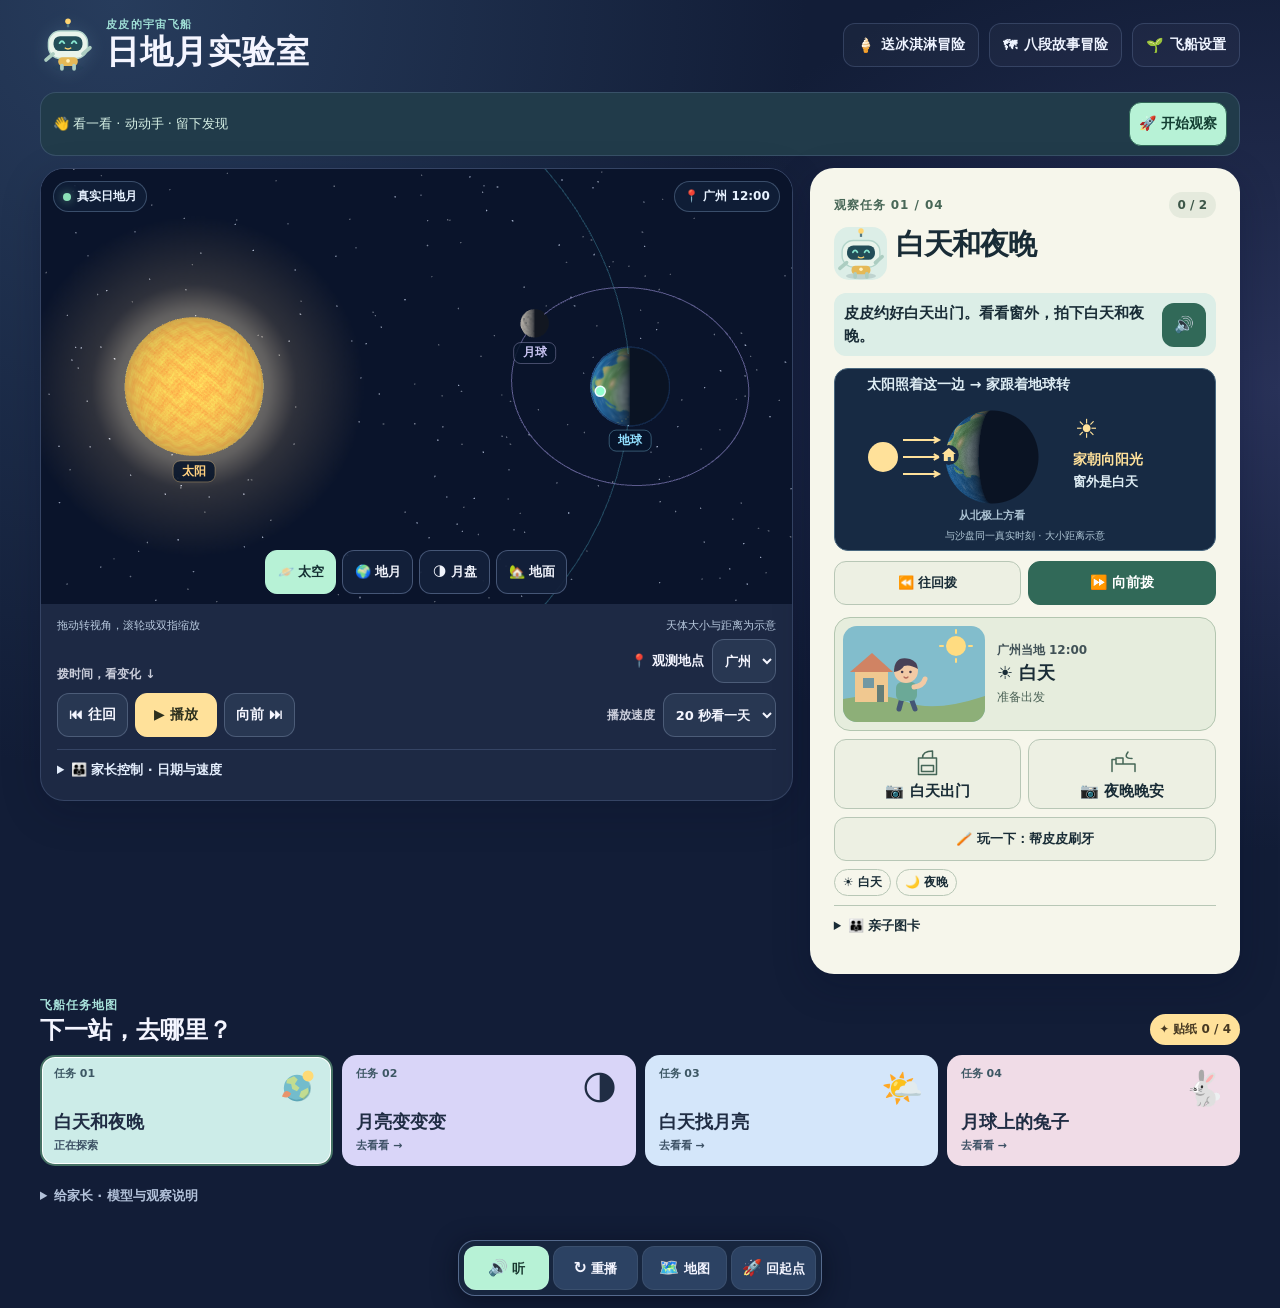
<file: index.html>
<!doctype html>
<html lang="zh-CN"><head><meta charset="UTF-8"><meta name="viewport" content="width=device-width,initial-scale=1.0"><meta name="theme-color" content="#122738"><link rel="icon" href="./favicon.svg"><title>皮皮的日地月探险</title>  <script type="module" crossorigin src="./assets/profiles-Ddtqz-KU.js"></script>
  <script type="module" crossorigin src="./assets/app-8HMxVhIq.js"></script>
  <link rel="stylesheet" crossorigin href="./assets/app-Bfov0t3D.css">
</head><body><div id="universe"></div></body></html>
</file>
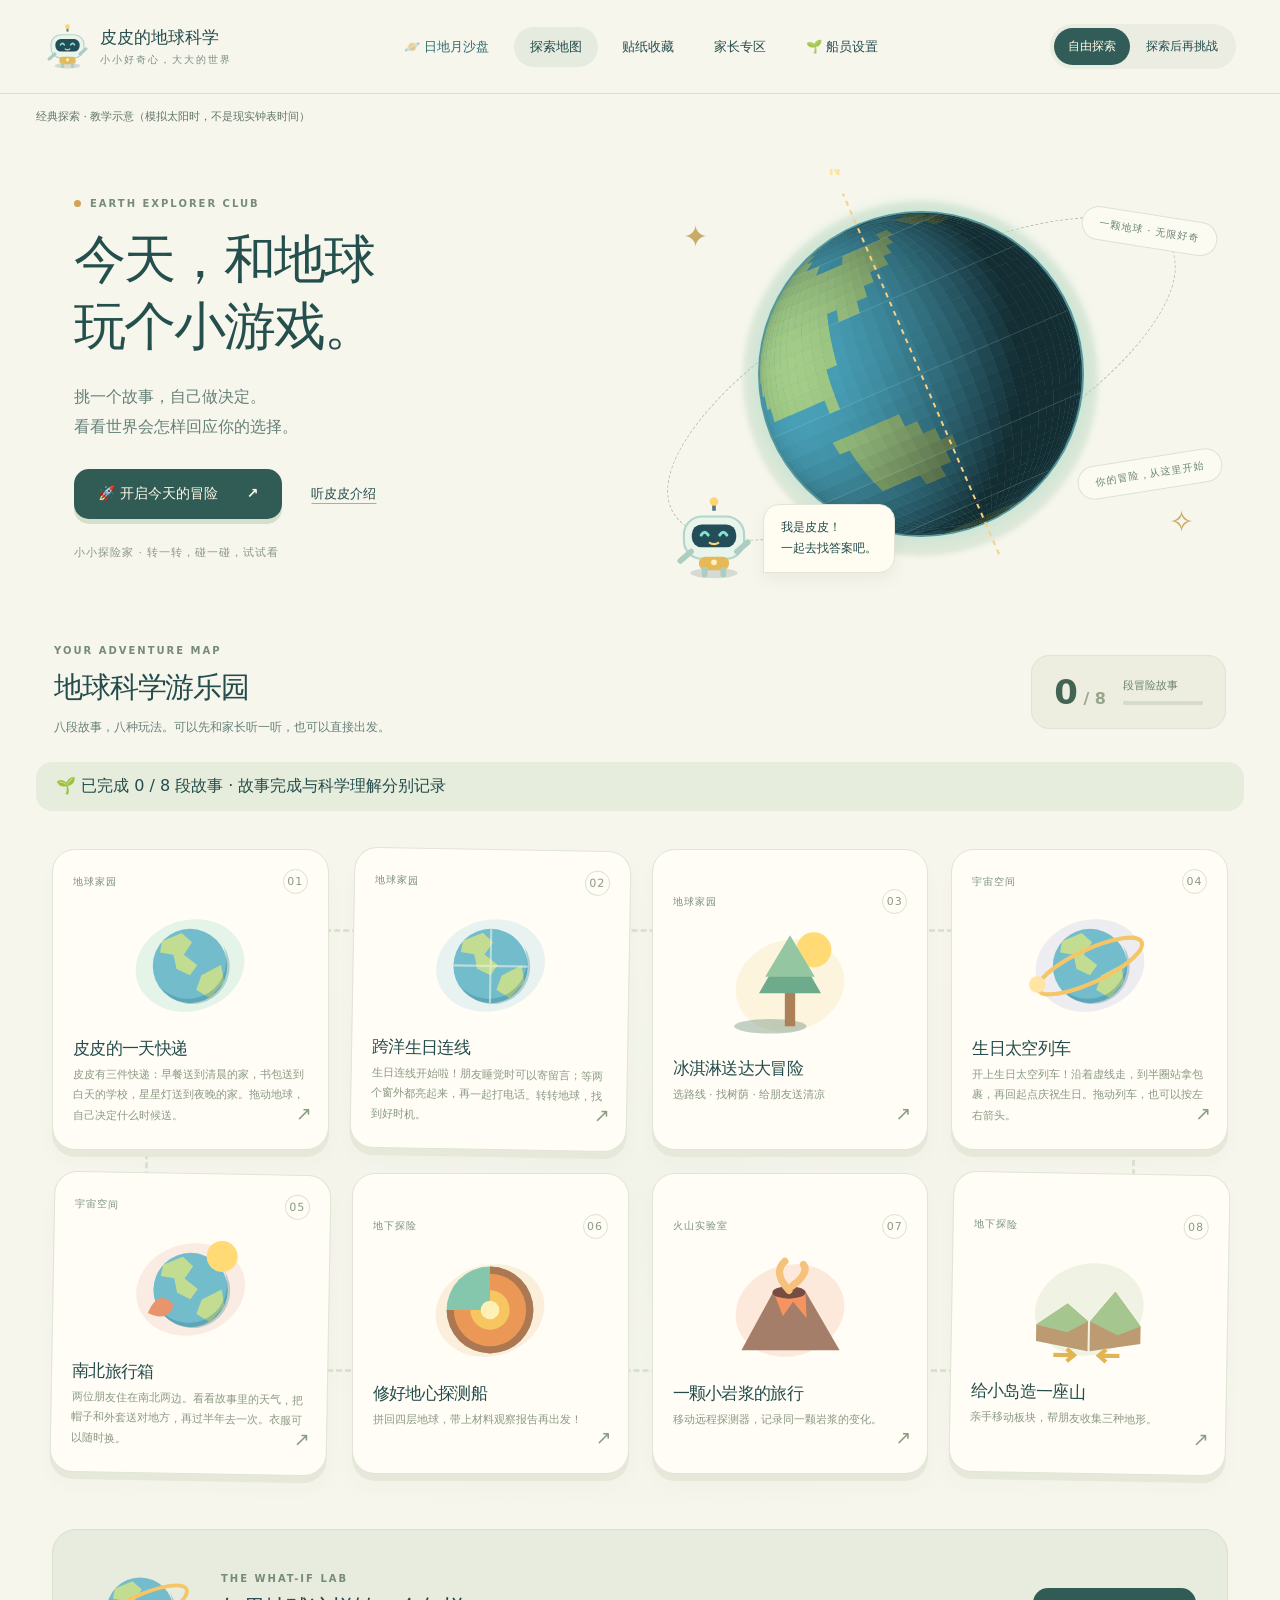
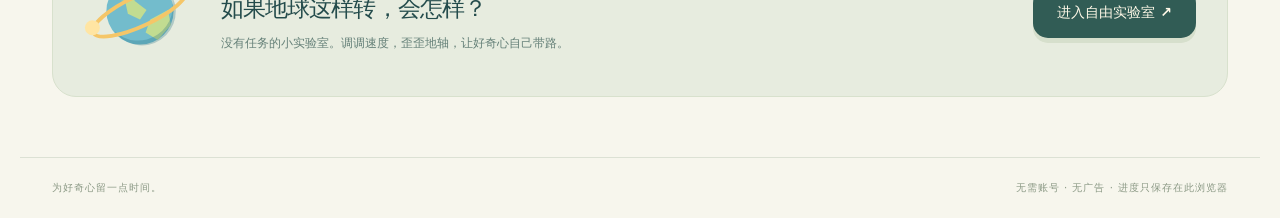
<file: classic.html>
<!doctype html>
<html lang="zh-CN"><head><meta charset="UTF-8"><meta name="viewport" content="width=device-width, initial-scale=1.0"><meta name="theme-color" content="#153b49"><link rel="icon" href="./favicon.svg" type="image/svg+xml"><meta name="description" content="和皮皮一起动手探索昼夜、四季与地球内部。无需账号的家庭科学游乐园。"><title>皮皮的地球科学大冒险</title>  <script type="module" crossorigin src="./assets/classic-tpjbHKAO.js"></script>
  <link rel="modulepreload" crossorigin href="./assets/profiles-Ddtqz-KU.js">
  <link rel="stylesheet" crossorigin href="./assets/classic-B0u6hYlj.css">
</head><body><div id="app"></div></body></html>
</file>
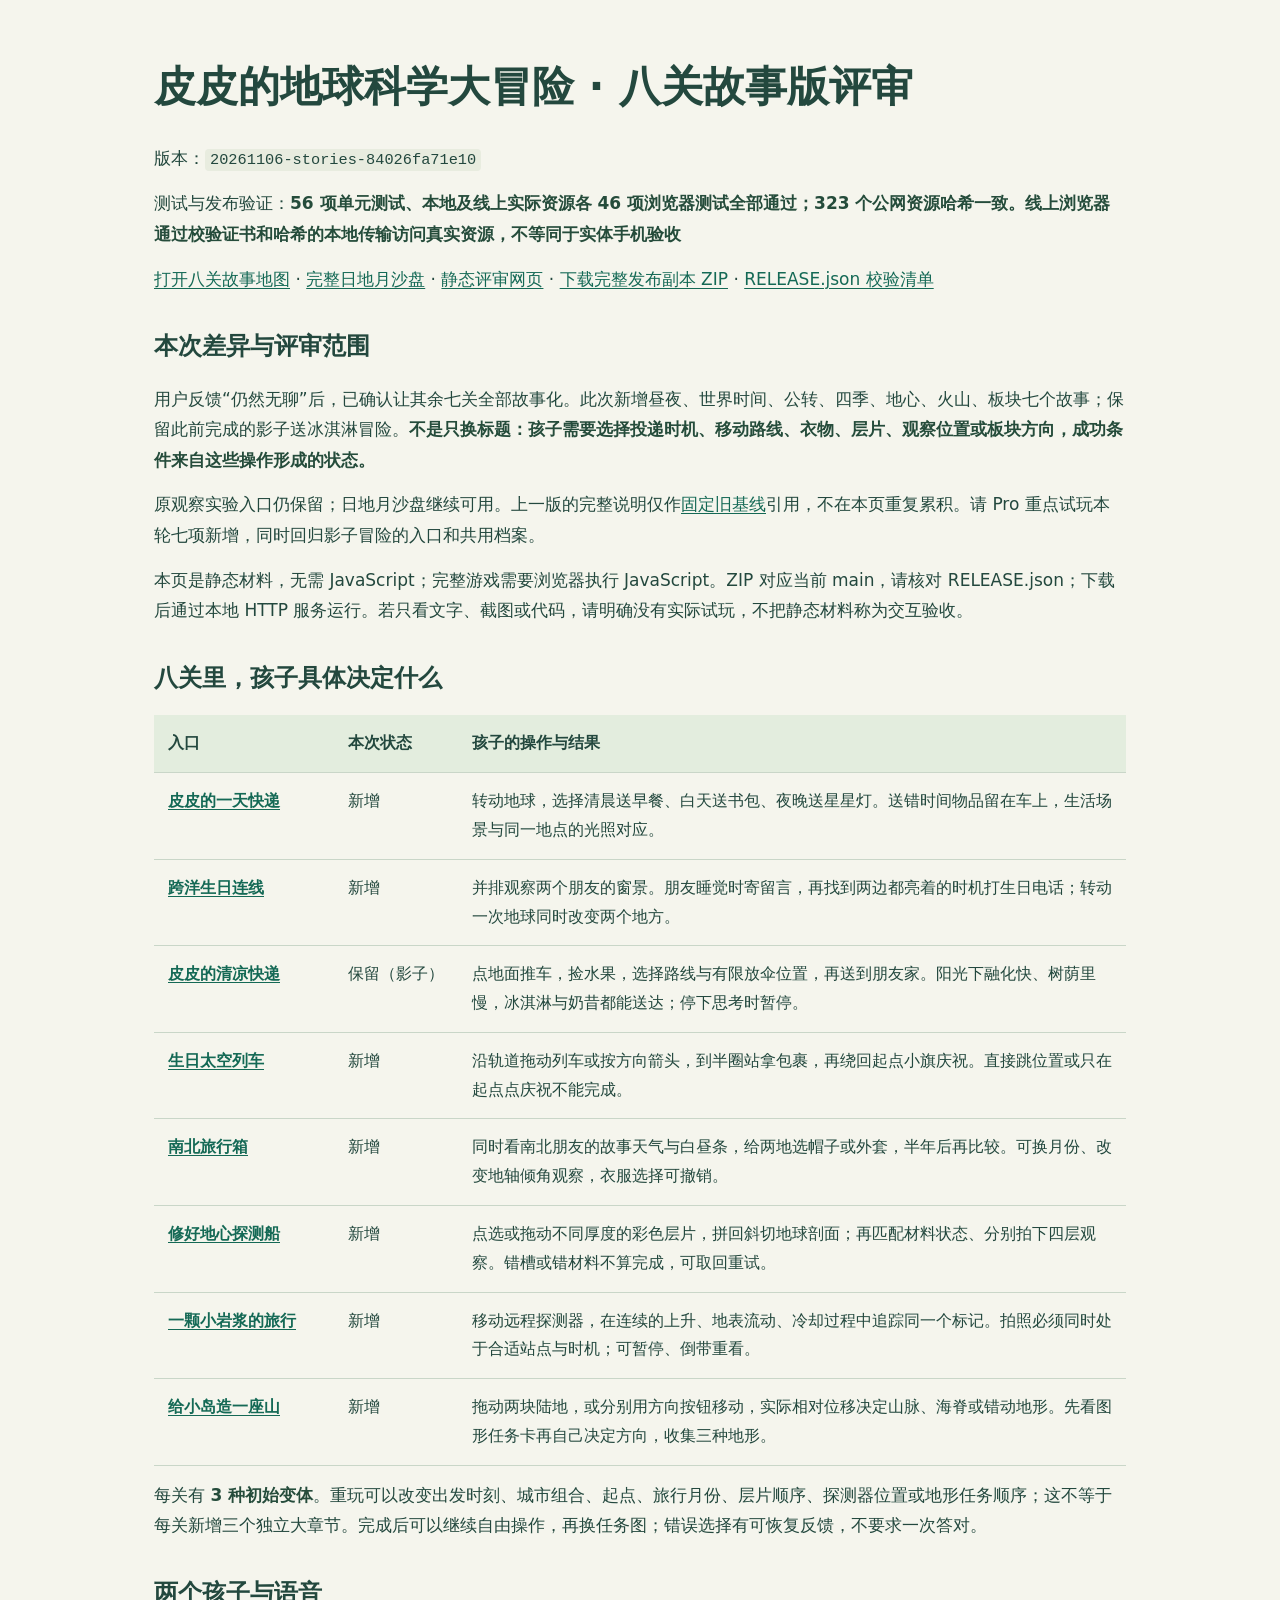
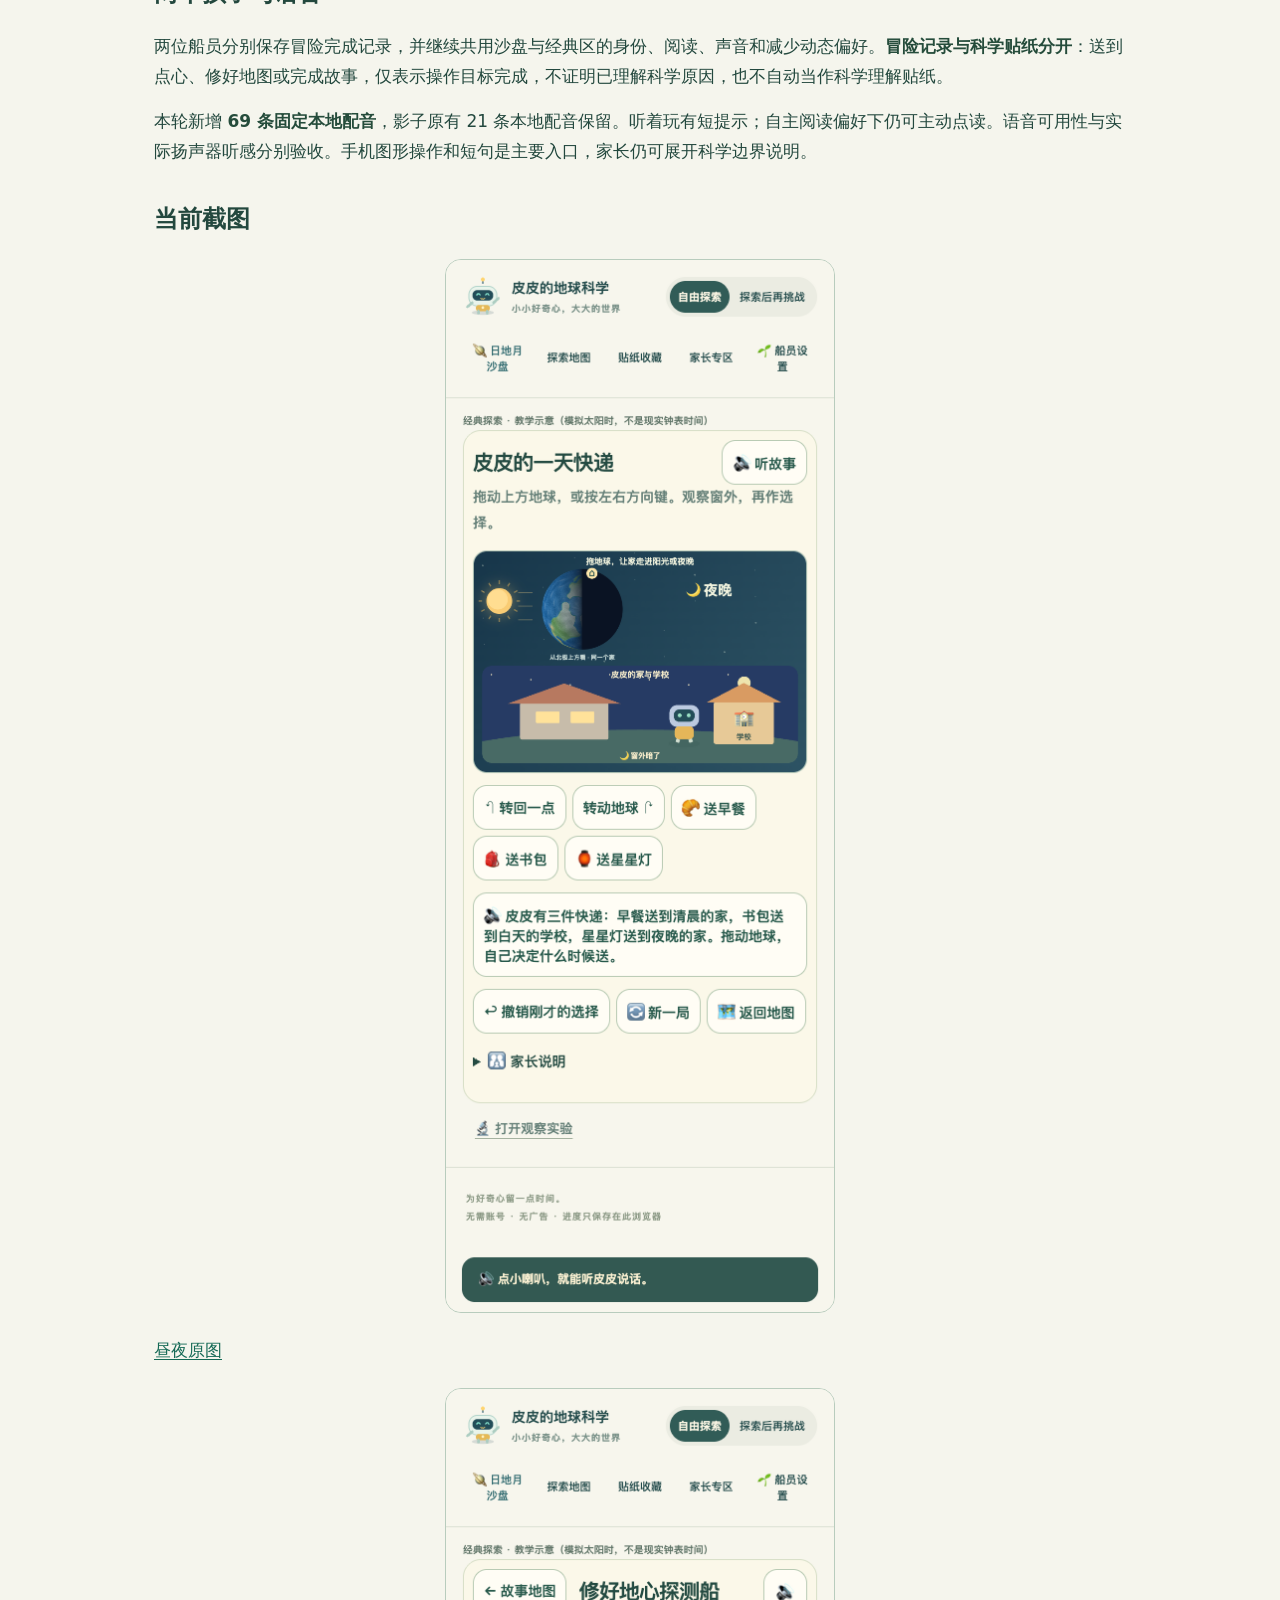
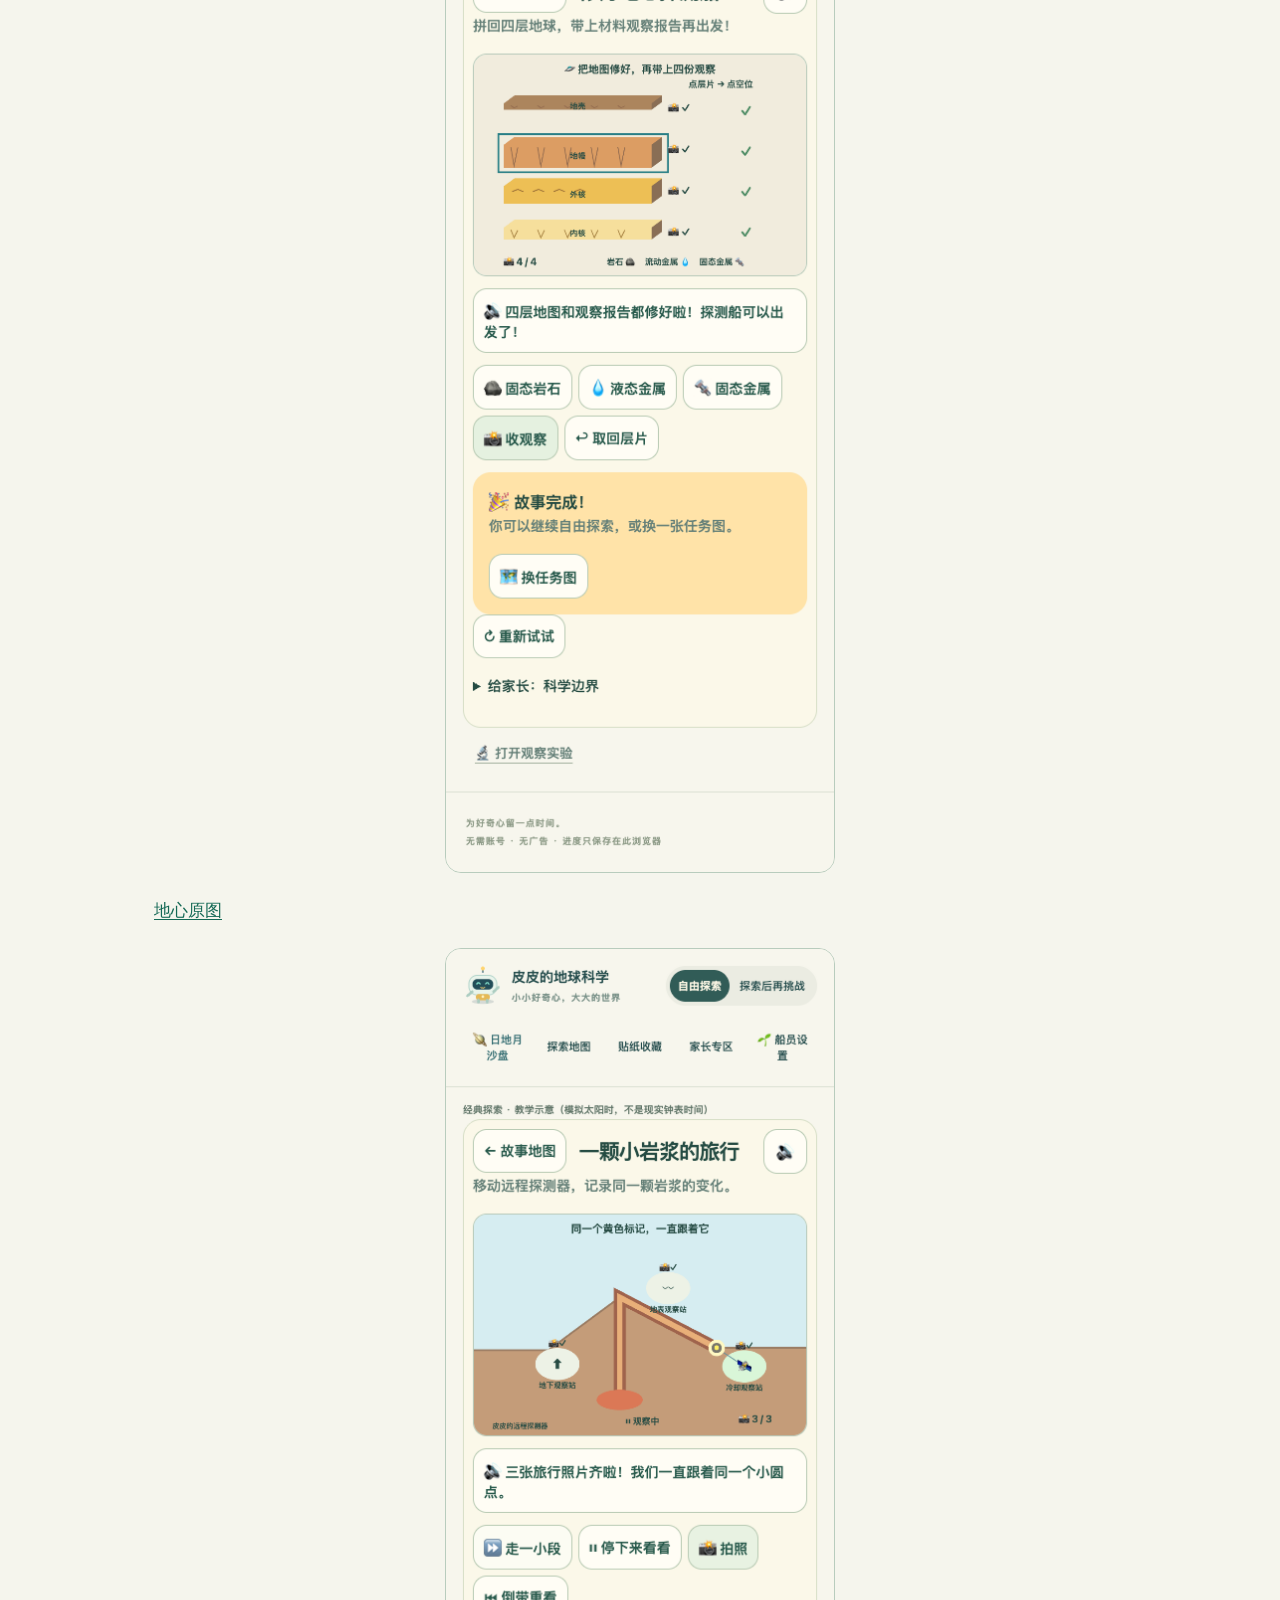
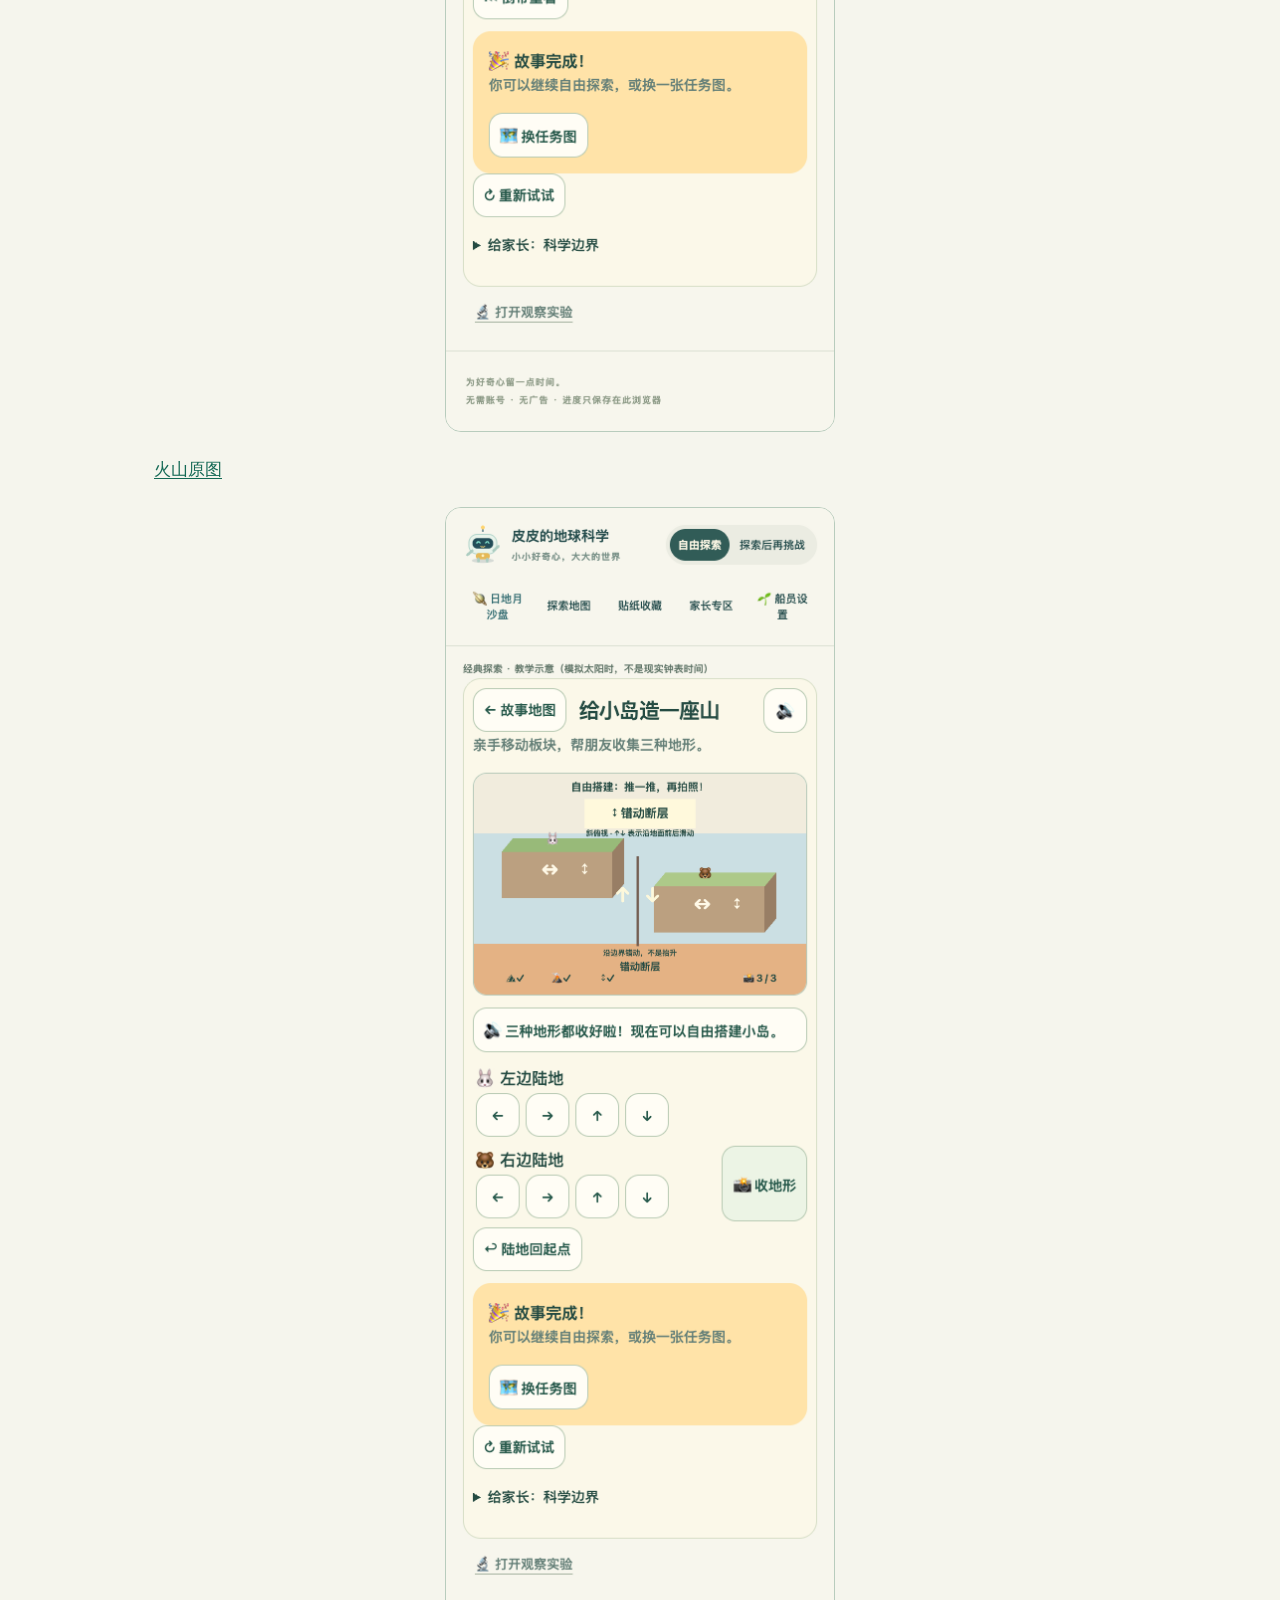
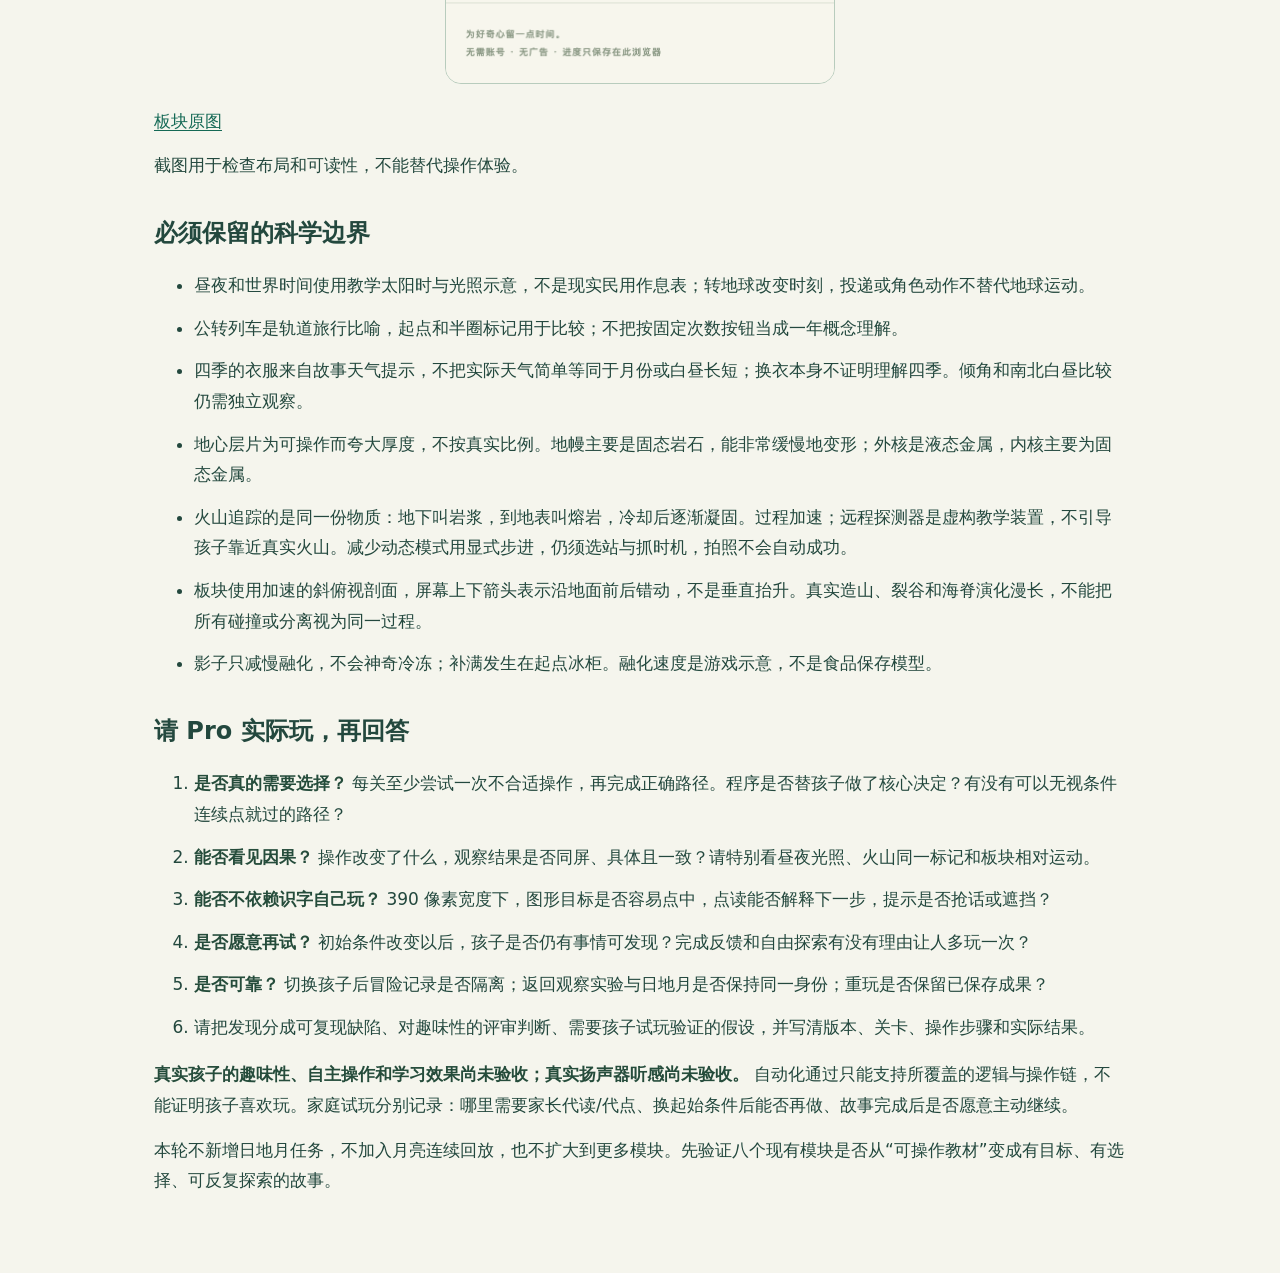
<file: review.html>
<!doctype html>
<html lang="zh-CN">
<head><meta charset="utf-8"><meta name="viewport" content="width=device-width,initial-scale=1">
<title>皮皮的地球科学大冒险 · 八关故事版评审</title>
<meta name="description" content="八关故事正式版静态评审：七关新增、影子冒险保留，真实选择与科学因果，当前版本和验收边界。无需JavaScript。">
<style>
*{box-sizing:border-box}body{margin:0;background:#f5f5ed;color:#23483e;font:17px/1.8 system-ui,"PingFang SC",sans-serif}main{max-width:1020px;margin:auto;padding:32px 24px 64px}h1{font-size:clamp(27px,5vw,42px);line-height:1.3}h2{margin-top:36px;font-size:24px;line-height:1.4}a{color:#146955;text-underline-offset:3px;overflow-wrap:anywhere}a:focus-visible{outline:3px solid #3a9885;outline-offset:3px}code{font-size:.9em;overflow-wrap:anywhere;background:#e8ecdf;padding:2px 5px;border-radius:4px}p{margin:14px 0}li{margin:12px 0}img{display:block;max-width:min(100%,390px);height:auto;margin:22px auto;border:1px solid #b8ccbd;border-radius:16px;background:white}table{border-collapse:collapse;width:100%;font-size:16px}th,td{text-align:left;vertical-align:top;padding:14px;border-bottom:1px solid #c9d6c8}th{background:#e3edde}td:first-child{min-width:180px;font-weight:700}td:nth-child(2){white-space:nowrap}strong{color:#254c3b}
@media(max-width:650px){body{font-size:16px}main{padding:20px 16px 44px}h2{font-size:22px}table,tbody,tr,td{display:block}thead{display:none}tr{background:#fffef5;border:1px solid #cfdbc8;border-radius:14px;padding:14px;margin:14px 0}td{padding:0;border:0;min-width:0!important}td:first-child{font-size:19px}td:nth-child(2){font-size:14px;color:#607263;margin:4px 0 9px}ul,ol{padding-left:24px}}
</style></head><body><main>
<h1>皮皮的地球科学大冒险 · 八关故事版评审</h1>
<p>版本：<code>20261106-stories-84026fa71e10</code></p>
<p>测试与发布验证：<strong>56 项单元测试、本地及线上实际资源各 46 项浏览器测试全部通过；323 个公网资源哈希一致。线上浏览器通过校验证书和哈希的本地传输访问真实资源，不等同于实体手机验收</strong></p>
<p><a href="https://dh871145087-ui.github.io/pipi-earth-review/classic.html">打开八关故事地图</a> · <a href="https://dh871145087-ui.github.io/pipi-earth-review/">完整日地月沙盘</a> · <a href="https://dh871145087-ui.github.io/pipi-earth-review/review.html">静态评审网页</a> · <a href="https://github.com/dh871145087-ui/pipi-earth-review/archive/refs/heads/main.zip">下载完整发布副本 ZIP</a> · <a href="https://dh871145087-ui.github.io/pipi-earth-review/RELEASE.json">RELEASE.json 校验清单</a></p>
<h2>本次差异与评审范围</h2>
<p>用户反馈“仍然无聊”后，已确认让其余七关全部故事化。此次新增昼夜、世界时间、公转、四季、地心、火山、板块七个故事；保留此前完成的影子送冰淇淋冒险。<strong>不是只换标题：孩子需要选择投递时机、移动路线、衣物、层片、观察位置或板块方向，成功条件来自这些操作形成的状态。</strong></p>
<p>原观察实验入口仍保留；日地月沙盘继续可用。上一版的完整说明仅作<a href="https://github.com/dh871145087-ui/pipi-earth-review/blob/5a037cb367a48305c07862d496bdacc775d1eecd/REVIEW.md">固定旧基线</a>引用，不在本页重复累积。请 Pro 重点试玩本轮七项新增，同时回归影子冒险的入口和共用档案。</p>
<p>本页是静态材料，无需 JavaScript；完整游戏需要浏览器执行 JavaScript。ZIP 对应当前 main，请核对 RELEASE.json；下载后通过本地 HTTP 服务运行。若只看文字、截图或代码，请明确没有实际试玩，不把静态材料称为交互验收。</p>
<h2>八关里，孩子具体决定什么</h2>
<table><thead><tr><th>入口</th><th>本次状态</th><th>孩子的操作与结果</th></tr></thead><tbody>
<tr><td><a href="https://dh871145087-ui.github.io/pipi-earth-review/classic.html?adventure=day">皮皮的一天快递</a></td><td>新增</td><td>转动地球，选择清晨送早餐、白天送书包、夜晚送星星灯。送错时间物品留在车上，生活场景与同一地点的光照对应。</td></tr>
<tr><td><a href="https://dh871145087-ui.github.io/pipi-earth-review/classic.html?adventure=world">跨洋生日连线</a></td><td>新增</td><td>并排观察两个朋友的窗景。朋友睡觉时寄留言，再找到两边都亮着的时机打生日电话；转动一次地球同时改变两个地方。</td></tr>
<tr><td><a href="https://dh871145087-ui.github.io/pipi-earth-review/classic.html?adventure=ice">皮皮的清凉快递</a></td><td>保留（影子）</td><td>点地面推车，捡水果，选择路线与有限放伞位置，再送到朋友家。阳光下融化快、树荫里慢，冰淇淋与奶昔都能送达；停下思考时暂停。</td></tr>
<tr><td><a href="https://dh871145087-ui.github.io/pipi-earth-review/classic.html?adventure=orbit">生日太空列车</a></td><td>新增</td><td>沿轨道拖动列车或按方向箭头，到半圈站拿包裹，再绕回起点小旗庆祝。直接跳位置或只在起点点庆祝不能完成。</td></tr>
<tr><td><a href="https://dh871145087-ui.github.io/pipi-earth-review/classic.html?adventure=seasons">南北旅行箱</a></td><td>新增</td><td>同时看南北朋友的故事天气与白昼条，给两地选帽子或外套，半年后再比较。可换月份、改变地轴倾角观察，衣服选择可撤销。</td></tr>
<tr><td><a href="https://dh871145087-ui.github.io/pipi-earth-review/classic.html?adventure=inside">修好地心探测船</a></td><td>新增</td><td>点选或拖动不同厚度的彩色层片，拼回斜切地球剖面；再匹配材料状态、分别拍下四层观察。错槽或错材料不算完成，可取回重试。</td></tr>
<tr><td><a href="https://dh871145087-ui.github.io/pipi-earth-review/classic.html?adventure=volcano">一颗小岩浆的旅行</a></td><td>新增</td><td>移动远程探测器，在连续的上升、地表流动、冷却过程中追踪同一个标记。拍照必须同时处于合适站点与时机；可暂停、倒带重看。</td></tr>
<tr><td><a href="https://dh871145087-ui.github.io/pipi-earth-review/classic.html?adventure=plates">给小岛造一座山</a></td><td>新增</td><td>拖动两块陆地，或分别用方向按钮移动，实际相对位移决定山脉、海脊或错动地形。先看图形任务卡再自己决定方向，收集三种地形。</td></tr>
</tbody></table>
<p>每关有 <strong>3 种初始变体</strong>。重玩可以改变出发时刻、城市组合、起点、旅行月份、层片顺序、探测器位置或地形任务顺序；这不等于每关新增三个独立大章节。完成后可以继续自由操作，再换任务图；错误选择有可恢复反馈，不要求一次答对。</p>
<h2>两个孩子与语音</h2>
<p>两位船员分别保存冒险完成记录，并继续共用沙盘与经典区的身份、阅读、声音和减少动态偏好。<strong>冒险记录与科学贴纸分开</strong>：送到点心、修好地图或完成故事，仅表示操作目标完成，不证明已理解科学原因，也不自动当作科学理解贴纸。</p>
<p>本轮新增 <strong>69 条固定本地配音</strong>，影子原有 21 条本地配音保留。听着玩有短提示；自主阅读偏好下仍可主动点读。语音可用性与实际扬声器听感分别验收。手机图形操作和短句是主要入口，家长仍可展开科学边界说明。</p>
<h2>当前截图</h2>
<p><img src="review-images/stories-day.png" alt="昼夜：地球与生活投递场景" loading="lazy"></p>
<p><a href="https://dh871145087-ui.github.io/pipi-earth-review/review-images/stories-day.png">昼夜原图</a></p>
<p><img src="review-images/stories-inside.png" alt="地心：有厚度的层片与材料观察" loading="lazy"></p>
<p><a href="https://dh871145087-ui.github.io/pipi-earth-review/review-images/stories-inside.png">地心原图</a></p>
<p><img src="review-images/stories-volcano.png" alt="火山：同一标记和远程观察站" loading="lazy"></p>
<p><a href="https://dh871145087-ui.github.io/pipi-earth-review/review-images/stories-volcano.png">火山原图</a></p>
<p><img src="review-images/stories-plates.png" alt="板块：双侧移动与地形任务卡" loading="lazy"></p>
<p><a href="https://dh871145087-ui.github.io/pipi-earth-review/review-images/stories-plates.png">板块原图</a></p>
<p>截图用于检查布局和可读性，不能替代操作体验。</p>
<h2>必须保留的科学边界</h2>
<ul>
<li>昼夜和世界时间使用教学太阳时与光照示意，不是现实民用作息表；转地球改变时刻，投递或角色动作不替代地球运动。</li>
<li>公转列车是轨道旅行比喻，起点和半圈标记用于比较；不把按固定次数按钮当成一年概念理解。</li>
<li>四季的衣服来自故事天气提示，不把实际天气简单等同于月份或白昼长短；换衣本身不证明理解四季。倾角和南北白昼比较仍需独立观察。</li>
<li>地心层片为可操作而夸大厚度，不按真实比例。地幔主要是固态岩石，能非常缓慢地变形；外核是液态金属，内核主要为固态金属。</li>
<li>火山追踪的是同一份物质：地下叫岩浆，到地表叫熔岩，冷却后逐渐凝固。过程加速；远程探测器是虚构教学装置，不引导孩子靠近真实火山。减少动态模式用显式步进，仍须选站与抓时机，拍照不会自动成功。</li>
<li>板块使用加速的斜俯视剖面，屏幕上下箭头表示沿地面前后错动，不是垂直抬升。真实造山、裂谷和海脊演化漫长，不能把所有碰撞或分离视为同一过程。</li>
<li>影子只减慢融化，不会神奇冷冻；补满发生在起点冰柜。融化速度是游戏示意，不是食品保存模型。</li>
</ul>
<h2>请 Pro 实际玩，再回答</h2>
<ol>
<li><strong>是否真的需要选择？</strong> 每关至少尝试一次不合适操作，再完成正确路径。程序是否替孩子做了核心决定？有没有可以无视条件连续点就过的路径？</li>
<li><strong>能否看见因果？</strong> 操作改变了什么，观察结果是否同屏、具体且一致？请特别看昼夜光照、火山同一标记和板块相对运动。</li>
<li><strong>能否不依赖识字自己玩？</strong> 390 像素宽度下，图形目标是否容易点中，点读能否解释下一步，提示是否抢话或遮挡？</li>
<li><strong>是否愿意再试？</strong> 初始条件改变以后，孩子是否仍有事情可发现？完成反馈和自由探索有没有理由让人多玩一次？</li>
<li><strong>是否可靠？</strong> 切换孩子后冒险记录是否隔离；返回观察实验与日地月是否保持同一身份；重玩是否保留已保存成果？</li>
<li>请把发现分成可复现缺陷、对趣味性的评审判断、需要孩子试玩验证的假设，并写清版本、关卡、操作步骤和实际结果。</li>
</ol>
<p><strong>真实孩子的趣味性、自主操作和学习效果尚未验收；真实扬声器听感尚未验收。</strong> 自动化通过只能支持所覆盖的逻辑与操作链，不能证明孩子喜欢玩。家庭试玩分别记录：哪里需要家长代读/代点、换起始条件后能否再做、故事完成后是否愿意主动继续。</p>
<p>本轮不新增日地月任务，不加入月亮连续回放，也不扩大到更多模块。先验证八个现有模块是否从“可操作教材”变成有目标、有选择、可反复探索的故事。</p>
</main></body></html>
</file>
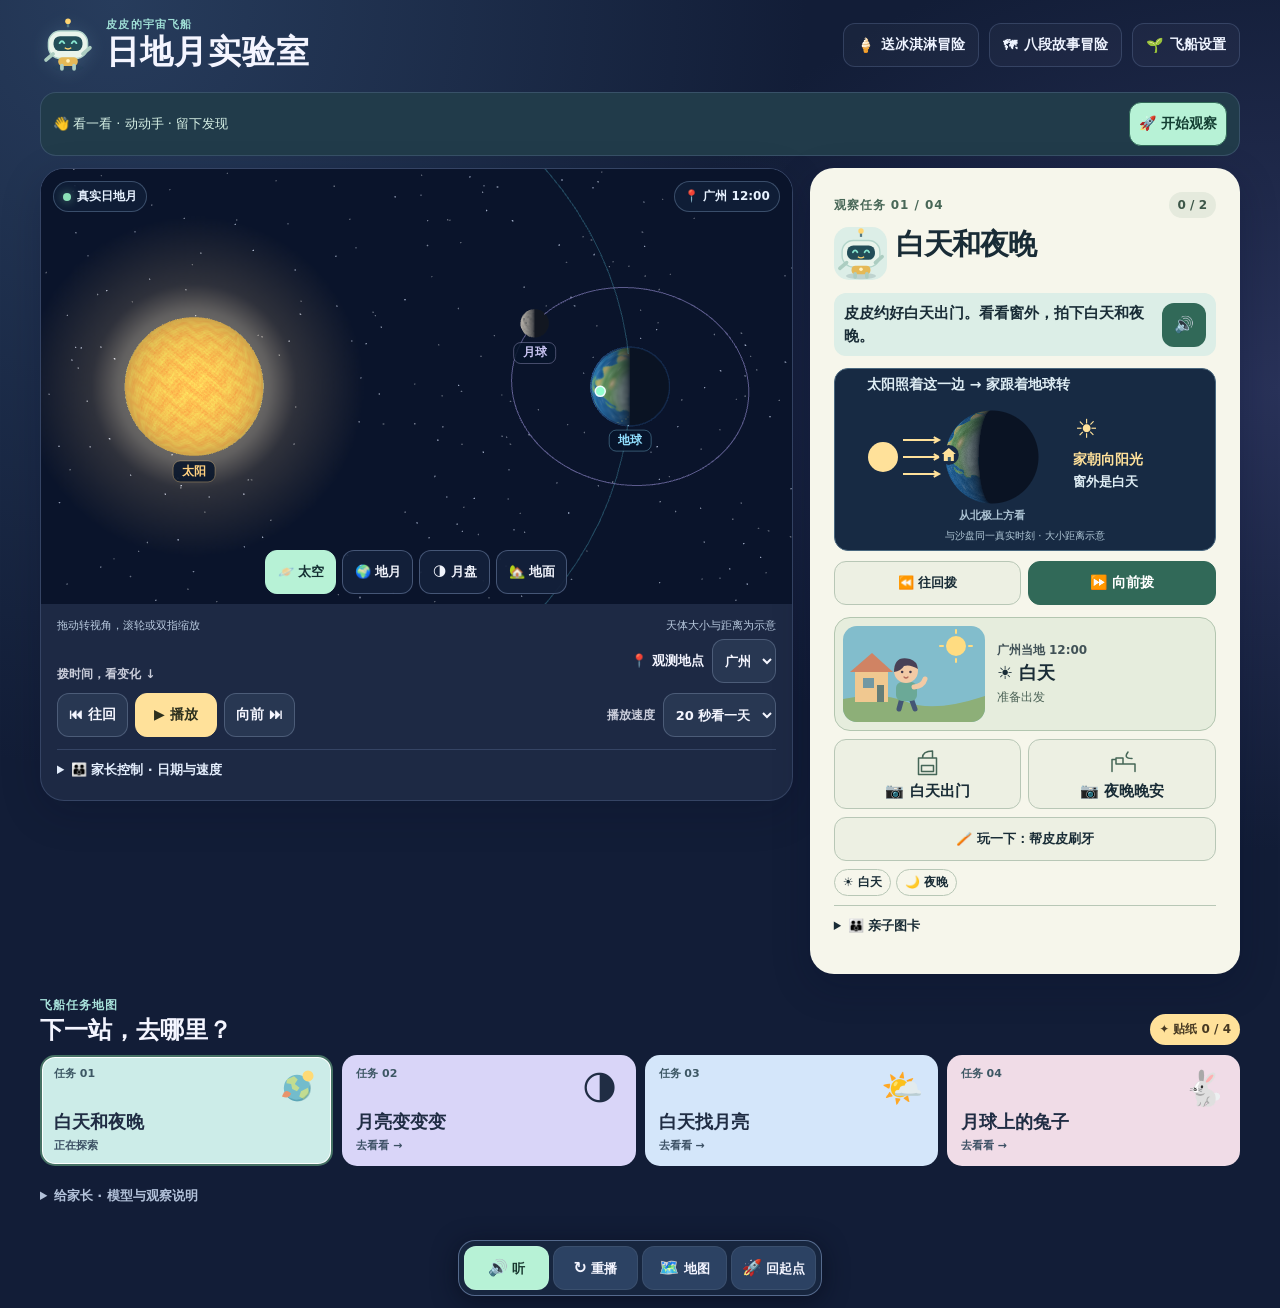
<file: universe.html>
<!doctype html>
<html lang="zh-CN">
<head>
  <meta charset="UTF-8">
  <meta name="viewport" content="width=device-width, initial-scale=1, viewport-fit=cover">
  <meta name="theme-color" content="#121d37">
  <meta name="description" content="和皮皮一起拨动时间，观察地球、太阳和月亮，完成四个宇宙观察任务。">
  <link rel="icon" href="./favicon.svg" type="image/svg+xml">
  <title>皮皮的日地月实验室</title>
  <script type="module" crossorigin src="./assets/profiles-Ddtqz-KU.js"></script>
  <script type="module" crossorigin src="./assets/app-8HMxVhIq.js"></script>
  <link rel="stylesheet" crossorigin href="./assets/app-Bfov0t3D.css">
</head>
<body>
  <div id="universe"></div>
</body>
</html>
</file>
<file: assets/app-Bfov0t3D.css>
.causal-window{margin:0 0 10px;border:1px solid #49677e;border-radius:14px;overflow:hidden;background:#172a43;color:#dfeef5}.causal-window canvas{display:block;width:100%;height:160px}.causal-window figcaption{padding:0 8px 7px;font-size:10px;color:#b3cad9;text-align:center}@media(max-width:420px){.causal-window{margin-bottom:8px}.causal-window canvas{height:150px}}:root{color-scheme:dark;font-family:PingFang SC,Noto Sans CJK SC,Microsoft YaHei,system-ui,sans-serif;color:#f4f5ff;background:#121d37;--paper: #f6f6eb;--ink: #192c36;--muted-ink: #485c63;--dim: #b2c1d9;--mint: #b7f2d6;--yellow: #ffe19a;--line: #778fbc44}*{box-sizing:border-box}html{scroll-padding-bottom:70px}body{margin:0;min-height:100vh;background:radial-gradient(ellipse at 9% 0%,#273c5c 0%,transparent 42%),radial-gradient(ellipse at 100% 30%,#293259 0%,transparent 36%),#121d37}button,select,input{font:inherit}button,select,input[type=checkbox],summary{cursor:pointer}button,select,input:not([type=checkbox]){min-height:44px;border:1px solid transparent;border-radius:12px}button{color:inherit;font-weight:750}button:focus-visible,a:focus-visible,summary:focus-visible,input:focus-visible,select:focus-visible{outline:3px solid #75c7ed;outline-offset:3px}button:active{transform:translateY(1px)}button:disabled{cursor:default}[hidden]{display:none!important}summary{min-height:44px;padding-block:11px;line-height:1.4;font-weight:750}a{color:inherit}h1,h2,p{margin:0}.wrap{width:min(1200px,calc(100% - 56px));margin-inline:auto}.masthead{display:flex;align-items:center;justify-content:space-between;gap:12px;padding:17px 0 19px}.mast-brand{display:flex;align-items:center;gap:10px;min-width:0}.mast-brand svg{flex:0 0 auto;filter:drop-shadow(0 2px 9px #a3e3f128)}.mast-brand p{color:#9fdfd6;font-size:11px;font-weight:800;letter-spacing:.12em}h1{font-size:clamp(22px,3vw,33px);line-height:1.22;letter-spacing:.03em}.mast-actions{display:flex;gap:10px;flex:0 0 auto}.classic-link,.crew-button{display:inline-flex;align-items:center;justify-content:center;gap:7px;padding:8px 13px;min-height:44px;border-radius:12px;border:1px solid var(--line);background:#ffffff08;color:#eef3ff;text-decoration:none;font-size:14px;font-weight:750}.classic-link:hover,.crew-button:hover{background:#ffffff16}main{padding-bottom:108px}.flight-deck{display:grid;grid-template-columns:minmax(0,1.75fr) minmax(305px,1fr);align-items:start;gap:17px}.observatory{min-width:0;overflow:hidden;border:1px solid var(--line);border-radius:24px;background:#1d2944;box-shadow:0 12px 40px #050c232f}.scene{height:clamp(315px,34vw,460px);position:relative;isolation:isolate;background:#07132d}.scene canvas{position:absolute;inset:0;display:block;width:100%;height:100%}#space-canvas{touch-action:pan-y}.scene canvas+canvas{pointer-events:none}.scene-head,.view-controls{position:absolute;inset-inline:12px;display:flex;gap:6px;z-index:2}.scene-head{top:12px;justify-content:space-between;pointer-events:none}.live-chip{display:inline-flex;align-items:center;gap:6px;min-height:31px;padding:3px 9px;border-radius:30px;color:#e7f2ff;background:#111f39de;border:1px solid #abcbf347;font-size:12px;font-weight:750}.live-chip i{width:8px;height:8px;border-radius:100%;background:#8ce1b8;box-shadow:0 0 10px #8ce1b888}.view-controls{bottom:10px;justify-content:center;pointer-events:none}.view-controls button{min-width:71px;border:1px solid #a7bee957;padding:6px 9px;color:#f0f3fb;background:#14213bec;font-size:13px;white-space:nowrap;pointer-events:auto}.view-controls button[aria-pressed=true]{background:var(--mint);border-color:var(--mint);color:#132e32}.view-controls button:hover:not([aria-pressed=true]){background:#26385d}.controls{padding:14px 16px 6px}.view-notes{display:flex;flex-wrap:wrap;justify-content:space-between;gap:2px 10px;margin-bottom:6px;color:#b8c9de;font-size:11px}.clock-readout{display:flex;justify-content:space-between;align-items:flex-end;gap:12px}.micro{display:block;color:inherit;opacity:.8;font-size:12px;font-weight:750}#utc-clock{display:block;color:#f0f5ff;font-size:clamp(15px,2.2vw,20px);font-weight:750;font-variant-numeric:tabular-nums;white-space:nowrap}.location-label,.speed-label{display:flex;align-items:center;gap:8px;font-size:13px;font-weight:750}.controls select,.controls input:not([type=checkbox]){min-width:0;padding:4px 8px;border-color:#a4bad449;background:#283752;color:#f5f6ff}.time-buttons{display:flex;align-items:center;flex-wrap:wrap;gap:7px;margin-top:10px}.time-buttons button,.advanced button{border:1px solid #a4bad449;background:#283752;color:#f5f6ff;padding:6px 11px;font-size:14px}.time-buttons .play{background:var(--yellow);border-color:var(--yellow);color:#2d301e;min-width:82px}.speed-label{margin-left:auto}.advanced{border-top:1px solid var(--line);margin-top:12px;color:#e3edfc}.advanced summary{font-size:13px}.advanced-layout{display:grid;grid-template-columns:minmax(0,1fr) auto;align-items:end;gap:8px 12px;font-size:14px}.advanced-layout label{min-width:0}.advanced-layout>label>:is(input,select){display:block;max-width:100%;margin-top:3px}.year-slider{display:grid;margin-top:10px;font-size:13px}.controls .year-slider input{width:100%;margin:0;padding:0;background:transparent;accent-color:var(--mint)}.switches{display:flex;align-items:center;gap:5px 8px;flex-wrap:wrap}.switches label,.check{display:inline-flex;align-items:center;gap:4px;min-height:44px}input[type=checkbox]{accent-color:#71c3b0;width:17px;height:17px}.season-buttons{display:flex;flex-wrap:wrap;align-items:center;gap:6px;margin-block:8px 4px;font-size:13px}.season-buttons>span{margin-right:4px}.clock-error{color:#ffe39a;font-size:13px;padding-bottom:5px}.clock-error:empty{display:none}.mission-card{border-radius:24px;background:var(--paper);color:var(--ink);box-shadow:0 12px 36px #07112c42;padding:clamp(15px,2.25vw,24px);scroll-margin:14px}.mission-heading{display:flex;justify-content:space-between;align-items:center;gap:8px}.back-to-sky{display:none;margin-left:auto;padding:4px 8px;background:#e5eadd;color:#3c5648;font-size:12px}.eyebrow{color:#a6e0d9;font-size:12px;font-weight:850;letter-spacing:.08em}.mission-card .eyebrow{color:#486757}.mission-progress,#sticker-count{border-radius:40px;font-size:12px;font-weight:850;white-space:nowrap}.mission-progress{padding:6px 9px;background:#e5eadd;color:#3c5648}.mission-progress[data-complete=true]{background:#ffe7a1;color:#604719}.mission-title-row{display:flex;gap:9px;align-items:flex-start;margin:9px 0 13px}.pipi-avatar{flex:0 0 auto;display:grid;place-items:center;width:53px;height:53px;background:#dceee7;border-radius:15px}.mission-title-row h2{font-size:clamp(21px,2.9vw,29px);line-height:1.2;letter-spacing:-.035em}.mission-title-row p{margin-top:5px;color:var(--muted-ink);font-size:14px;line-height:1.65}.mission-body{display:grid;gap:8px}.life,.mission-meter{display:flex;align-items:center;min-width:0;gap:12px;border:1px solid #b3c6b0;padding:8px;border-radius:16px;background:#e6eddd}.life>svg{width:min(48%,142px);height:auto;flex:0 0 auto;display:block}.life strong,.mission-meter strong{display:block;font-size:18px;line-height:1.3;margin:2px 0}.life>div>span:last-child,.mission-meter>div>span:last-child{font-size:12px;color:#4b6256}.life-sky{fill:#82bdcc}.life-ground{fill:#8daf78}.life-shirt{fill:#6ba997}.life-window{fill:#7298a3}.life-child{transition:transform .45s ease}.life-sky,.life-ground,.life-window{transition:fill .45s ease}.life[data-period=night] .life-sky{fill:#3e547a}.life[data-period=night] .life-ground{fill:#566e64}.life[data-period=night] .life-window{fill:#ffe19a}.life-stars,.life-backpack,.life-brush,.life-zzz,.life[data-period=night] .life-sun{visibility:hidden}.life[data-period=night] .life-stars,.life[data-action-pose=day] .life-backpack,.life[data-action-pose=wash] .life-brush,.life[data-action-pose=night] .life-zzz{visibility:visible}.life[data-action-pose=day] .life-child{transform:translate(24px)}.life[data-action-pose=night] .life-child{transform:translate(17px,40px) rotate(-40deg);transform-origin:50px 60px}.life[data-action-pose=night] .life-zzz{transform:translate(7px)}.life[data-action-pose=night] .life-eyes{stroke-dasharray:2 1}.life[data-action-pose=night] .life-shirt{fill:#ad9ad4}.life[data-action-pose=wash] .life-arm,.life[data-action-pose=wash] .life-brush{transform-origin:76px 58px;animation:scrub .38s ease-in-out 6 alternate}@keyframes scrub{to{transform:rotate(14deg)}}.actions-grid{display:grid;grid-template-columns:repeat(3,minmax(0,1fr));gap:6px}.actions-grid button,.soft,.mission-stations button,.answer-buttons button{background:#edf0e3;border:1px solid #b8c7b6;color:var(--ink);font-size:13px}.actions-grid button{min-height:63px;padding:4px 1px;display:flex;flex-direction:column;align-items:center;justify-content:center;gap:3px}.actions-grid button svg{width:26px;height:26px;color:#456657}.actions-grid button:hover,.soft:hover,.mission-stations button:hover,.answer-buttons button:hover{background:#dcecdf}.phase-actions [aria-hidden]{font-size:23px;line-height:1}.collection{display:flex;flex-wrap:wrap;gap:5px}.collection span{display:inline-flex;align-items:center;border:1px solid #b8c7b6;border-radius:99px;padding:4px 8px;font-size:12px;font-weight:750}.collection [data-collected=true],.actions-grid [data-collected=true]{border-color:#9db883;background:#d7ebbd;color:#284521}.collection [data-collected=true]:after{content:" ✓";margin-left:3px}#phase-disc{width:68px;height:68px;flex:0 0 auto;display:block;border-radius:50%;background:#19263e}.rabbit-orbit{display:block;width:75px;height:75px;border-radius:100%;background:#d2e0d7;flex:0 0 auto}.mission-stations{font-size:13px}.mission-stations>div{display:flex;flex-wrap:wrap;gap:5px}.mission-stations button{padding:4px 8px}.altitudes{display:grid;grid-template-columns:1fr 1fr;gap:6px}.altitudes>div{display:grid;grid-template-columns:auto 1fr;gap:0 5px;align-items:center;padding:7px;border:1px solid #b8c7b6;border-radius:12px;background:#e6eddd;font-size:13px}.altitudes strong{grid-column:2;font-size:21px;font-variant-numeric:tabular-nums}.sky-note{font-size:13px;color:#3f584d;line-height:1.55}.primary{background:#316958;border:1px solid #316958;color:#fff;padding:5px 9px;font-size:14px}.primary:hover{background:#285c4d}.full{width:100%}.mission-feedback{margin-top:9px;padding:8px 10px;border-radius:10px;background:#e6eddd;color:#2e4939;font-size:13px;font-weight:730;line-height:1.55}.mission-feedback:empty{display:none}.mission-feedback[data-kind=complete]{background:#ffe8a5;color:#554013}.field-card{margin-top:9px;border-top:1px solid #b8c7b6;font-size:13px}.field-card>p{margin:4px 0 8px;line-height:1.55}.answer-buttons{display:grid;grid-template-columns:1fr 1fr;gap:5px;margin-bottom:5px}.answer-buttons button{min-height:60px;padding:4px}.answer-buttons button span{display:block;font-size:22px}.science-fact p{padding:0 0 7px;line-height:1.55}.map-section{margin-top:20px;scroll-margin-top:14px}.section-heading{display:flex;justify-content:space-between;align-items:flex-end;gap:10px;margin:0 0 10px}.section-heading h2{margin-top:2px;font-size:24px;line-height:1.2}#sticker-count{padding:7px 9px;background:#ffe19a;color:#483a23}.map-grid{display:grid;grid-template-columns:repeat(4,minmax(0,1fr));gap:9px}.map-card{display:flex;flex-direction:column;align-items:flex-start;min-width:0;position:relative;overflow:hidden;min-height:111px;padding:9px 12px;border:2px solid transparent;border-radius:15px;color:#202d44;background:#ccece8;text-align:left}.map-phase{background:#d9d5f8}.map-daylight{background:#d4e6fa}.map-rabbit{background:#f0dce7}.map-card[aria-pressed=true]{border-color:#467164;box-shadow:inset 0 0 0 1px #fff}.map-card:hover{filter:brightness(1.06)}.map-index{font-size:11px;font-weight:850;color:#3d5764}.map-art{display:grid;place-items:center;align-self:flex-end;margin-top:-15px;width:44px;height:44px;font-size:34px;line-height:1}.map-art svg{width:100%;height:100%}.map-card strong{font-size:clamp(14px,1.5vw,18px)}.map-status{margin-top:4px;color:#3c5064;font-size:11px}.parent-note{margin-top:10px;color:var(--dim);font-size:13px;line-height:1.65}.parent-note p,.parent-note output{display:block;margin:6px 0 9px}.dock{position:fixed;left:50%;bottom:max(8px,env(safe-area-inset-bottom));z-index:5;width:min(364px,calc(100% - 14px));transform:translate(-50%);padding:5px;display:grid;grid-template-columns:repeat(4,1fr);gap:4px;border:1px solid #9bb8e678;border-radius:17px;background:#182740f5;box-shadow:0 5px 25px #070c1bac}.dock button{background:#2c4263;border:1px solid #ffffff11;min-width:0;padding:3px;font-size:13px;white-space:nowrap}.dock button:hover{background:#3c5477}.dock button:first-child{background:var(--mint);color:#17362e}.dock button span{font-size:16px}dialog{width:min(420px,calc(100% - 24px));padding:18px;border:1px solid #8faabd;border-radius:18px;background:#21334c;color:#f3f5ff;box-shadow:0 15px 50px #080d2299}dialog::backdrop{background:#070d22af}.dialog-head{display:flex;justify-content:space-between;gap:8px;align-items:center}.dialog-head h2{font-size:21px}.dialog-head button{width:44px;background:#364c67;font-size:25px;line-height:1}.crew-fields{display:grid;gap:8px;margin-top:12px;font-size:14px}.crew-fields label:not(.check){display:grid;gap:4px}.crew-fields select{padding:5px 8px;background:#354965;color:#f5f6ff;border-color:#c4d8f444}.crew-fields p{color:#b8d2e1;line-height:1.5}.crew-fields a{justify-self:start}.preview-art{text-align:center;font-size:40px;margin-block:8px}.preview-option{text-align:center;font-size:17px;font-weight:750}.preview-actions{display:grid;grid-template-columns:repeat(3,1fr);gap:5px;margin-top:16px}.preview-actions button{background:#364c67;font-size:13px;padding:4px}.preview-actions button:last-child{background:var(--mint);color:#132e32}.visually-hidden{position:absolute;width:1px;height:1px;overflow:hidden;clip-path:inset(50%);white-space:nowrap}.launch-strip{display:flex;align-items:center;justify-content:space-between;gap:10px;margin:0 0 12px;padding:9px 12px;border:1px solid var(--line);border-radius:16px;background:#213b4a}.launch-strip>span{font-size:13px;color:#d6f0e5}.launch-strip .primary{background:var(--mint);color:#143f33;flex-shrink:0}.step-prompt{display:flex;align-items:center;gap:8px;padding:9px 10px;margin-bottom:12px;background:#dceee7;border-radius:12px}.step-prompt p{flex:1;font-size:15px;font-weight:750;line-height:1.5}.step-prompt button{flex:0 0 44px;background:#316958}.life-actions,.nearby-time{display:grid;grid-template-columns:1fr 1fr;gap:7px}.life-actions button{min-height:70px;font-size:15px}.life-actions button svg{width:32px;height:32px}.nearby-time{margin:8px 0 12px}.nearby-time button{padding:8px 4px}.mission-stations p,.sky-help p{font-size:13px;line-height:1.6;margin-bottom:6px}#observation-book{margin-top:14px;padding-top:8px;border-top:1px dashed #a7bca7}#observation-book h3{margin:0 0 8px;font-size:14px}.observation-cards{display:grid;grid-template-columns:repeat(2,minmax(0,1fr));gap:7px}.observation-cards figure{margin:0;min-width:0;padding:6px;border:1px solid #c7cdbb;border-radius:10px;background:#fffdf5}.observation-cards .life{padding:0;border:0;background:transparent}.observation-cards .life>svg{width:100%}.observation-cards :is(canvas,.rabbit-orbit){display:block;width:100%;max-width:120px;height:auto;margin:auto}.observation-cards figcaption{font-size:11px;color:#41554b;line-height:1.5;margin-top:4px}.sky-record{padding:15px 2px;font-size:16px;background:#d2e5f0;border-radius:8px}#comparison-note{font-size:13px;line-height:1.6;margin-top:8px}.mission-complete{display:grid;gap:8px;margin-top:12px;padding:13px;background:#ffe8a5;border-radius:14px}.mission-complete strong{font-size:21px}.mission-complete p{font-size:13px}#observe-again{margin-top:9px}#previous-round{margin-top:8px;font-size:13px}#universe[data-reading=listen] .mission-title-row p{display:none}.audio-status{position:fixed;top:8px;left:50%;transform:translate(-50%);width:min(420px,calc(100% - 24px));z-index:10;padding:10px;border-radius:10px;background:#fff0bc;color:#3d3521;box-shadow:0 3px 12px #0005;font-size:14px}.dock{position:static;transform:none;margin:0 auto max(12px,env(safe-area-inset-bottom))}main{padding-bottom:20px}@media(max-width:800px){.wrap{width:calc(100% - 26px)}.flight-deck{grid-template-columns:minmax(0,1fr);gap:11px}.scene{height:clamp(285px,58vw,450px)}.mission-card{padding:16px}.back-to-sky{display:inline-block}}@media(max-width:420px){.wrap{width:calc(100% - 16px)}.masthead{gap:4px;padding:8px 0 10px}.mast-brand{gap:2px}.mast-brand svg{width:43px;height:43px}.mast-brand p{font-size:9px}h1{font-size:22px}.mast-actions>a{display:none}.crew-button{padding:5px 6px;font-size:12px}.observatory,.mission-card{border-radius:17px}.scene{height:285px}.scene-head,.view-controls{inset-inline:6px}.view-controls{gap:4px}.view-controls button{min-width:0;padding-inline:5px;flex:1}.controls{padding-inline:8px}.location-label{gap:4px}.location-label span{display:none}.time-buttons{gap:4px}.time-buttons button{padding-inline:5px;min-width:0}.time-buttons .play{min-width:66px}.speed-label{margin-left:0}.speed-label .micro{display:none}.speed-label select{font-size:12px;padding-inline:3px}.advanced-layout{grid-template-columns:1fr 1fr;gap:3px}.launch-strip{padding:7px 9px}.launch-strip>span{font-size:11px}.switches{gap:0 5px}.map-grid{grid-template-columns:1fr 1fr;gap:6px}}#universe[data-reduced-motion=true] *{animation:none!important;transition:none!important;scroll-behavior:auto!important}@media(prefers-reduced-motion:reduce){*{animation:none!important;transition:none!important;scroll-behavior:auto!important}}
</file>
<file: assets/classic-B0u6hYlj.css>
:root{font-family:PingFang SC,Microsoft YaHei,system-ui,sans-serif;color:#244c4c;background:#f7f6ed;font-synthesis:none;font-weight:450;--ink:#244c4c;--mint:#dce9db;--gold:#edc56d;--line:#dce1d4}*{box-sizing:border-box}body{margin:0}button,input{font:inherit}button{cursor:pointer;color:inherit}button,a,input{-webkit-tap-highlight-color:transparent}button{border:0}button:focus-visible,a:focus-visible,input:focus-visible,summary:focus-visible{outline:3px solid #bc7a35;outline-offset:4px}button:disabled{cursor:default;opacity:.6}button{transition:transform .18s,background .18s}button:active{transform:scale(.97)}a{color:#316b70}header{max-width:1360px;padding:23px 44px;margin:auto;display:flex;align-items:center;gap:28px;border-bottom:1px solid var(--line)}.brand{display:flex;align-items:center;gap:9px;background:none;text-align:left;font-size:17px;font-weight:750;white-space:nowrap;padding:0}.brand>span>span{display:block;font-size:10px;letter-spacing:2px;color:#789087;margin-top:4px}nav{display:flex;gap:8px;margin-left:auto}.nav{padding:11px 16px;border-radius:30px;background:transparent;font-size:13px}.nav:hover,.nav.active{background:#e6ebdf}.age-switch{display:flex;background:#ebece2;padding:4px;border-radius:28px;gap:2px}.age-switch button{font-size:12px;padding:10px 14px;border-radius:24px;background:none;white-space:nowrap}.age-switch .selected{background:#315c57;color:#fff9e7}main{max-width:1272px;margin:auto;padding:0 32px}h1,h2,h3,h4,p{margin-top:0}h1,h2,h3{font-weight:750;letter-spacing:-.04em}h1{font-size:52px;line-height:1.3}h2{font-size:29px;line-height:1.4;margin-bottom:8px}h3{font-size:19px;margin-bottom:8px}p{line-height:1.85;font-size:14px;color:#658078}.eyebrow{font-size:10px;letter-spacing:2px;font-weight:700;color:#768c79;display:flex;align-items:center;gap:9px;margin-bottom:17px}.dot{width:7px;height:7px;border-radius:50%;background:#d2a354}.hero{min-height:488px;display:grid;grid-template-columns:.95fr 1.05fr;align-items:center;gap:24px;padding:35px 26px 20px}.hero-copy{padding-left:12px}.hero h1{margin-bottom:21px;color:#244f4c}.hero p{font-size:16px;line-height:1.9}.hero-actions{display:flex;gap:17px;align-items:center;margin-top:26px}.primary{background:#315c55;color:#fff9e8;padding:16px 24px;border-radius:15px;font-size:14px;font-weight:650;box-shadow:0 5px #d6dfcc;min-height:48px}.primary:hover{background:#244d47}.primary span{margin-left:24px}.quiet{padding:13px 12px;background:transparent;font-size:13px;text-decoration:underline;text-decoration-color:#a5b2a0;text-underline-offset:5px;min-height:46px}.mode-label{font-size:11px;letter-spacing:1px;color:#8a9886;margin-top:26px}.hero-art{position:relative;align-self:stretch;display:flex;align-items:center;justify-content:center;min-width:0}.hero-art:before{content:"";position:absolute;width:355px;height:355px;background:#e2e9d9;border-radius:50%;filter:blur(2px)}#hero-earth{position:relative;max-width:100%;width:480px;height:auto}.orbit-ring{position:absolute;width:95%;height:210px;border:1px dashed #b6c4ab;border-radius:50%;transform:rotate(-28deg)}.floating{position:absolute}.hello{display:flex;align-items:center;bottom:14px;left:8%;gap:6px}.hello span{background:#fffdf1;border:1px solid #e2e5d6;box-shadow:0 7px 15px #284a4210;border-radius:16px 16px 16px 0;padding:12px 17px;font-size:12px;line-height:1.8}.float-label{position:absolute;background:#fdfcf2e6;border:1px solid #dce3d3;border-radius:30px;padding:9px 17px;font-size:10px;letter-spacing:1px;color:#6b8477}.label-one{top:12%;right:0;transform:rotate(9deg)}.label-two{bottom:24%;right:-5px;transform:rotate(-9deg)}.tiny-star{position:absolute;font-style:normal;color:#c8ab66;font-size:30px}.s1{left:10%;top:13%}.s2{right:4%;bottom:13%}.map-section{padding:30px 0 60px}.section-heading{display:flex;align-items:center;justify-content:space-between;gap:20px;margin:0 18px 24px}.section-heading .eyebrow{margin-bottom:11px}.section-heading p{font-size:12px;margin-bottom:0}.passport{background:#edeedf;border:1px solid #e2e4d3;border-radius:18px;padding:16px 22px;display:flex;align-items:center;gap:17px}.passport>span{font-size:34px;font-weight:700;color:#436455}.passport small{font-size:16px;color:#9aa68c}.passport>div{font-size:11px;color:#6b826e}progress{appearance:none;width:80px;height:4px;display:block;margin-top:8px;border:none;background:#d6dccb;border-radius:9px}progress::-webkit-progress-bar{background:#d6dccb;border-radius:9px}progress::-webkit-progress-value{background:#b99d5f;border-radius:9px}.explore-map{position:relative;display:grid;grid-template-columns:repeat(4,1fr);gap:23px;padding:20px 16px 28px;background:radial-gradient(ellipse at 50% 55%,#e5ece050,transparent 75%)}.map-trail{position:absolute;inset:100px 9% 130px;border:3px dashed #cbd7be;border-radius:90px;opacity:.6}.island{position:relative;border:1px solid #e0e5d7;border-radius:23px;background:#fffdf5;padding:19px 20px 23px;text-align:left;box-shadow:0 7px #e6e9da,0 13px 20px #45655406;overflow:hidden;min-width:0}.island:hover{transform:translateY(-5px);box-shadow:0 10px #dce4d0}.island:nth-child(3n){transform:rotate(1deg)}.island:nth-child(3n):hover{transform:rotate(0) translateY(-5px)}.island-top{display:flex;justify-content:space-between;align-items:center;font-size:10px;letter-spacing:1px;color:#78907d}.island-no{font-size:11px;border:1px solid #dbe2d3;border-radius:50%;width:25px;height:25px;display:grid;place-items:center;color:#8b9b84}.island-illustration{height:125px;margin:9px 0;display:grid;place-items:center;position:relative}.island-illustration:before{content:"";position:absolute;width:110px;height:91px;border-radius:50%;background:var(--island);opacity:.2;transform:rotate(-16deg)}.island svg{position:relative;width:124px;height:124px}.island h3{font-size:17px;margin-bottom:5px}.island p{font-size:11px;margin:0;color:#8b9985}.island-arrow{position:absolute;right:16px;bottom:25px;font-size:19px;color:#8a9d83}.lab-banner{margin:27px 16px 0;display:flex;align-items:center;gap:25px;background:#e7ecdf;border:1px solid #d8e1cd;border-radius:24px;padding:25px 31px}.lab-orbit{width:112px;flex-shrink:0}.lab-banner .eyebrow{margin-bottom:8px}.lab-banner h2{font-size:23px}.lab-banner p{font-size:12px;margin-bottom:0}.lab-banner .primary{margin-left:auto;white-space:nowrap}.lab-orbit svg{width:100%}footer{max-width:1240px;margin:auto;padding:23px 32px;border-top:1px solid var(--line);display:flex;justify-content:space-between;gap:20px;font-size:10px;letter-spacing:1px;color:#8b9985}.lesson-heading{padding:26px 0 23px;display:flex;justify-content:space-between;align-items:center}.back{padding:10px 0;background:none;color:#6e8a7b;font-size:12px;margin-bottom:17px}.lesson-heading .eyebrow{margin-bottom:8px}.lesson-heading h1{font-size:34px;margin-bottom:0}.lesson-badge{font-size:12px;padding:12px 18px;border-radius:30px;background:#e7ebda;color:#77906c}.game-layout{display:grid;grid-template-columns:minmax(0,1.8fr) minmax(270px,1fr);gap:27px;margin-bottom:45px;align-items:start}.experiment{min-width:0;background:#fffdf5;border:1px solid var(--line);border-radius:25px;overflow:hidden;box-shadow:0 7px #e7eada}.stage{position:relative;background:#183b4b}.stage canvas{width:100%;height:auto;display:block;aspect-ratio:720/470;touch-action:none}.stage-tag{position:absolute;top:14px;left:17px;padding:7px 12px;background:#254f5a;color:#d6e6d7;border:1px solid #6d96935c;border-radius:22px;font-size:10px}.stage-reset{position:absolute;top:12px;right:14px;padding:9px 13px;background:#f5f0dce6;border-radius:20px;font-size:11px;min-height:36px}.controls{padding:22px 25px}.control-row{display:flex;gap:9px;flex-wrap:wrap;margin-bottom:12px}.control{border:1px solid #d7e1cf;background:#f4f5e9;padding:12px 15px;border-radius:13px;font-size:13px;min-height:47px}.control:hover,.control.selected{background:#dce8d6;border-color:#8ca584}.range-control{display:block;margin:14px 0 22px}.range-control>span{display:flex;justify-content:space-between;font-size:12px;font-weight:600;margin-bottom:10px}.range-control output{color:#7b8b65;font-variant-numeric:tabular-nums}input[type=range]{width:100%;height:30px;accent-color:#517968;cursor:pointer;touch-action:pan-y}input[type=range]::-webkit-slider-thumb{min-width:24px;min-height:24px}.hint{font-size:11px;color:#8b9986;margin:12px 0 0;line-height:1.8}.readout{padding:12px 15px;background:#eef0e3;border-radius:13px;font-size:12px;line-height:1.8;min-height:43px}.mission-panel{border-radius:24px;border:1px solid var(--line);background:#fffdf4;padding:19px 21px;min-width:0}.pipi-message{display:flex;align-items:center;gap:8px;margin-bottom:18px;padding-bottom:17px;border-bottom:1px dashed #d7decb}.pipi-message>svg{width:70px;flex-shrink:0}.pipi-message p{font-size:13px;line-height:1.8;margin:0;color:#476b5b}.speak{background:#ececda;border-radius:50%;width:39px;height:39px;font-size:12px;flex-shrink:0}.step-label{font-size:10px;letter-spacing:1.5px;color:#a68e58;font-weight:700;margin-bottom:12px}.prediction p{font-size:11px;margin-bottom:9px}.guess{display:block;width:100%;text-align:left;font-size:12px;border-radius:12px;padding:13px 16px;border:1px solid #dddcc4;background:#f7f3df;margin-bottom:8px;min-height:46px}.guess:hover{background:#eee5bf}.answered .guess{background:#eef0e1}.answered #guess-result{font-size:12px;line-height:1.8;color:#5c8067;padding:6px 0 10px}.task-list{margin-top:23px}.task{display:flex;gap:12px;align-items:center;margin:13px 0}.task-check{display:grid;place-items:center;background:#eeeede;border:1px solid #dadfc9;border-radius:50%;height:25px;width:25px;flex-shrink:0;font-size:10px;color:#9b9e81}.task p{font-size:12px;margin:0;line-height:1.7;color:#76846a}.task.done .task-check{background:#71917a;border-color:#71917a;color:#fff}.task.done p{color:#3c7658}.feedback{background:#f3edda;border-radius:13px;padding:14px;font-size:12px;line-height:1.8;color:#9c8352;margin:20px 0 14px}.science-note{font-size:12px;border-top:1px dashed #d9dfcd;padding-top:15px}.science-note summary{cursor:pointer;color:#74846d}.science-note p{font-size:12px;margin-top:10px}.science-note h4{margin-bottom:0}.city-grid{display:grid;grid-template-columns:repeat(4,1fr);gap:8px}.city{background:#eff1e4;border:1px solid #d9dfcd;padding:10px 5px;border-radius:14px;min-height:65px}.city.selected{background:#dce8d5;border-color:#8aa57e}.city strong{font-size:12px}.city span{display:block;font-size:10px;color:#7a8c71;margin-top:7px}.layer-buttons{display:grid;grid-template-columns:repeat(4,1fr);gap:6px;margin:15px 0}.layer-buttons button{padding:12px 4px;font-size:12px}.layer-buttons span{display:inline-block;width:9px;height:9px;border-radius:50%;margin-right:5px}.wide{width:100%}.puzzle{margin-top:19px;padding-top:15px;border-top:1px dashed #d8ddc8}.puzzle strong{font-size:12px}.puzzle-slots{display:flex;gap:6px;align-items:center;margin:12px 0}.puzzle-slots span{flex:1;text-align:center;padding:13px 2px;border:1px dashed #c6d2b9;background:#f5f5e9;border-radius:11px;font-size:12px;min-height:43px}.puzzle-slots i{font-size:12px;font-style:normal;color:#a9b49b}.puzzle-slots .filled{background:#dfebd7;border-style:solid;color:#5d795b}.wardrobe{display:flex;gap:12px;margin:15px 0}.outfit{flex:1;border:1px solid #dbe2cf;border-radius:14px;background:#f4f2e4;display:flex;align-items:center;justify-content:center;gap:12px;padding:7px}.outfit svg{width:68px;height:58px}.outfit span{font-size:13px}#reward{border:1px solid #dfd5a6;border-radius:18px;padding:16px;background:#f4edcf;text-align:center;margin:15px 0}#reward p{font-size:12px;color:#8d7d50}#reward h3{font-size:17px;color:#7a6c3a}#reward button{margin:5px;font-size:12px}.reward-sticker{width:90px;height:90px;background:#fff8dd;border:1px dashed #c7b578;border-radius:50%;margin:0 auto 12px;transform:rotate(-8deg)}.reward-sticker svg{width:100%;height:100%}.lab-notes h3{font-size:17px}.lab-notes p{font-size:13px}.page-intro{padding:55px 12px 30px}.page-intro h1{font-size:37px}.sticker-grid{display:grid;grid-template-columns:repeat(4,1fr);gap:22px;margin:0 12px 45px}.sticker{border:1px solid #e0e2ce;border-radius:22px;padding:23px 10px;background:#fffaf0}.sticker svg{width:120px}.sticker p{font-size:11px;margin:0}.sticker.locked svg{filter:grayscale(1);opacity:.28}.sticker.earned{background:#f6edce;border-color:#d8c997}.encyclopedia{margin:20px 12px 50px}.encyclopedia details{padding:17px 20px;border-bottom:1px solid var(--line)}summary{cursor:pointer}.encyclopedia p{margin-top:13px}.parent-callout{background:#eaf0df;border-radius:19px;padding:23px;margin-top:26px}.parent-callout strong{font-size:14px}.parent-callout p{font-size:13px;margin:10px 0 0}.parent-cards{display:grid;grid-template-columns:1fr 1fr;gap:23px;margin:0 12px 40px}.parent-cards article{background:#fffcf1;border:1px solid var(--line);border-radius:23px;padding:27px}.parent-cards h2{font-size:23px;margin-bottom:23px}.parent-cards h4{font-size:12px;color:#a18b58;margin:15px 0 5px}.parent-cards p{font-size:13px}.source-note{padding:24px;margin-bottom:40px;border-radius:20px;background:#eceee2}.source-note p,.source-note a{font-size:12px}#notice{position:fixed;bottom:20px;left:50%;transform:translate(-50%);max-width:90vw;background:#294e47;color:#faf4dd;box-shadow:0 7px 20px #153d4b33;border-radius:15px;padding:15px 22px;z-index:20;font-size:13px;line-height:1.7;pointer-events:none}.modal-backdrop{position:fixed;inset:0;background:#16372d70;z-index:30;display:grid;place-items:center;padding:20px}.settings{width:440px;max-width:100%;background:#fffdf3;border:1px solid #d7dfcc;border-radius:25px;padding:30px;box-shadow:0 15px 90px #183c3830}.settings p{font-size:12px}.settings h2{font-size:25px}.settings button{margin:5px}.toggle{display:flex;align-items:center;gap:12px;font-size:14px;margin:25px 0 12px}.toggle input{width:22px;height:22px;accent-color:#497561}@media(min-width:1300px){.hero h1{font-size:58px}.hero{min-height:510px}}@media(max-width:1000px){header{padding:20px 25px;gap:12px}.brand{font-size:14px}.brand svg{width:40px}nav{gap:0}.nav{padding:10px 11px;font-size:11px}.age-switch button{padding:9px 10px}main{padding:0 23px}.hero{padding:30px 10px}.hero h1{font-size:45px}.hero-art:before{width:270px;height:270px}.label-two{right:0}.explore-map{gap:15px;padding-left:0;padding-right:0}.island{padding:16px 13px 21px}.island h3{font-size:15px}.island p{font-size:10px}.island-arrow{right:10px;font-size:15px}.lab-banner{margin-left:0;margin-right:0;padding:22px;gap:18px}.lab-banner h2{font-size:20px}.lab-orbit{width:80px}.game-layout{gap:18px;grid-template-columns:minmax(0,1.5fr) minmax(255px,1fr)}.controls{padding:18px}.mission-panel{padding:17px}.pipi-message>svg{width:55px}.control{padding:11px;font-size:12px}.city-grid{grid-template-columns:1fr 1fr}.sticker h3{font-size:16px}}@media(max-width:720px){header{padding:13px 17px;flex-wrap:wrap;gap:8px}.brand{font-size:14px;flex:1}.brand>span>span{font-size:9px;letter-spacing:1px}nav{order:3;width:100%;margin:3px 0 0;justify-content:space-between}.nav{font-size:12px;flex:1;padding:10px 6px}.age-switch button{font-size:10px;padding:9px 11px}main{padding:0 17px}.hero{min-height:0;padding:30px 5px 14px;gap:0;grid-template-columns:1fr}.hero-copy{padding-left:4px}.hero h1{font-size:42px;line-height:1.25;letter-spacing:-2px;margin-bottom:14px}.hero p{font-size:13px}.hero .eyebrow{font-size:9px;margin-bottom:14px}.hero-actions{margin-top:16px}.primary{padding:14px 19px;font-size:13px}.mode-label{font-size:10px;margin-top:20px}.hero-art{height:305px;margin-top:7px}.hero-art:before{width:250px;height:250px}#hero-earth{width:340px}.hello{left:0;bottom:0}.hello svg{width:65px}.hello span{font-size:10px;padding:9px 13px}.label-one{top:16%;right:0;font-size:8px}.label-two{font-size:8px;right:0;bottom:20%}.s1{left:5%}.s2{right:2%;bottom:5%}.orbit-ring{width:95%;height:150px}.map-section{padding-top:33px}.section-heading{margin:0 4px 15px;gap:10px}.section-heading h2{font-size:24px}.section-heading .eyebrow{font-size:8px;letter-spacing:1px}.section-heading p{font-size:10px}.passport{padding:10px 12px;gap:9px;flex-shrink:0}.passport>span{font-size:25px}.passport small{font-size:12px}.passport>div{font-size:9px}progress{width:48px}.explore-map{grid-template-columns:1fr 1fr;gap:17px 13px;padding-top:15px}.island{border-radius:19px;padding:13px 13px 20px}.island-top{font-size:9px;letter-spacing:0}.island-illustration{height:110px;margin:2px 0 7px}.island svg{width:108px;height:108px}.island h3{font-size:15px;margin-bottom:5px}.island p{font-size:9px}.island-arrow{right:11px;bottom:21px;font-size:13px}.lab-banner{display:grid;grid-template-columns:56px 1fr;padding:20px 17px;gap:12px}.lab-orbit{width:56px}.lab-banner h2{font-size:18px}.lab-banner .eyebrow{font-size:8px;letter-spacing:1px}.lab-banner p{font-size:11px}.lab-banner .primary{grid-column:1/-1;width:100%;text-align:center;margin-top:7px}.game-layout{grid-template-columns:1fr;gap:20px}.lesson-heading{padding-top:17px;align-items:flex-end}.lesson-heading h1{font-size:29px}.lesson-heading .eyebrow{font-size:9px}.lesson-badge{font-size:10px;padding:10px 13px}.back{margin-bottom:12px}.stage-tag{font-size:9px;padding:5px 9px;left:10px;top:9px}.stage-reset{top:7px;right:9px;font-size:10px;min-height:32px;padding:7px 10px}.controls{padding:17px}.control-row{gap:7px}.control{font-size:12px;padding:11px 12px}.range-control{margin:11px 0 17px}.range-control>span{font-size:12px}.city-grid{grid-template-columns:repeat(4,1fr)}.city strong{font-size:11px}.city span{font-size:9px}.mission-panel{padding:20px}.pipi-message>svg{width:70px}.pipi-message p,.guess,.task p{font-size:14px}.feedback{font-size:13px}.step-label{font-size:11px}.task{margin:16px 0}.science-note p{font-size:13px}.page-intro{padding:34px 4px 22px}.page-intro h1{font-size:29px}.page-intro p{font-size:13px}.sticker-grid{grid-template-columns:1fr 1fr;margin:0 0 30px;gap:14px}.sticker{padding:17px 7px}.sticker svg{width:98px}.sticker h3{font-size:14px}.parent-cards{grid-template-columns:1fr;margin:0 0 30px}.parent-cards article{padding:23px}.parent-callout{padding:20px}.parent-callout strong{font-size:13px}.source-note{padding:20px}.encyclopedia{margin:20px 0 35px}.encyclopedia h2{font-size:23px}footer{padding:22px 20px;display:block;line-height:2}footer span{display:block;font-size:9px}.settings{padding:24px}#notice{width:90vw;font-size:12px}}@media(prefers-reduced-motion:reduce){*{scroll-behavior:auto!important;transition:none!important}}.city-mini{margin-bottom:8px}.city-mini svg{display:block;width:100%;height:auto}.guess:before{content:"○";display:inline-block;margin-right:9px;color:#9d925a}.guess:first-of-type:before{content:"①"}.guess:nth-of-type(2):before{content:"②"}.journey-steps{display:flex;gap:15px;align-items:center;margin:0 0 22px;font-size:13px;color:#899783}.journey-steps span{padding:10px 16px;border-radius:24px;background:#eceee1}.journey-steps .current{background:#d9e7d6;color:#355b4c;font-weight:700}.journey-steps i{font-style:normal}.scene-question{width:100%;display:flex;align-items:center;gap:12px;padding:12px 20px;background:#e8eddf;text-align:left;font-size:14px}.scene-question b{margin-left:auto}.scene-question svg{flex-shrink:0}.knowledge-card{display:flex;align-items:center;gap:12px;text-align:left;border:1px solid #d9dfca;background:#f8f5e7;border-radius:18px;padding:16px 13px;margin:13px 0;width:100%}.knowledge-card.selected{background:#e4eddc;border-color:#8fad87}.knowledge-card>span:nth-child(2){flex:1}.knowledge-card strong{display:block;font-size:16px;margin-bottom:8px}.knowledge-card span span{display:block;font-size:13px;line-height:1.8;color:#6d806b}.knowledge-number{width:30px;height:30px;display:grid;place-items:center;border-radius:50%;background:#d4dfc4;flex-shrink:0}.knowledge-card b{font-size:13px;color:#6c896d}.lesson-intro h2{font-size:23px}.lesson-intro>p{font-size:12px}.parent-prompt{padding:14px;background:#f1e8cc;border-radius:13px}.daily-ribbon{display:grid;grid-template-columns:repeat(4,1fr);gap:8px;margin-bottom:17px}.routine-button{padding:8px;background:#f0f1e3;border:1px solid #dce2d1;border-radius:15px;display:flex;align-items:center;gap:6px;justify-content:center;font-size:12px}.routine-button svg{width:33px;height:33px;color:#72917d}.routine-button.selected{background:#e8dcae;border-color:#c9b36a}.day-help{padding:17px;background:#eaf0df;border-radius:17px;display:flex;align-items:center;gap:15px;margin:10px 0}.day-help>div{flex:1}.day-help strong{font-size:16px}.day-help p{font-size:11px;line-height:1.7;margin:6px 0 0}.day-help button{display:flex;align-items:center;gap:8px;padding:10px 15px;white-space:nowrap}.day-help button svg{width:35px;height:35px}.task-read{background:none;text-align:left;padding:7px 0;font-size:13px;line-height:1.7;min-height:44px}.task.done .task-read{color:#3f7b58}.task-read b{font-size:11px;white-space:nowrap}.guess{display:flex;gap:11px;align-items:center}.guess:before{display:none!important}.guess b{margin-left:auto;font-size:13px}.option-number{background:#e8dfbe;border-radius:50%;width:27px;height:27px;display:grid;place-items:center;flex-shrink:0}.choice-backdrop{position:fixed;inset:0;background:#193c3a70;z-index:50;display:grid;place-items:center;padding:20px}.choice-dialog{width:460px;max-width:100%;background:#fff9e8;border:1px solid #ddd5b6;border-radius:27px;padding:30px;text-align:center;box-shadow:0 20px 80px #12373445}.choice-dialog .eyebrow{justify-content:center}.choice-dialog h2{font-size:26px}.choice-dialog p{font-size:13px}.choice-dialog>div:last-child{display:flex;gap:10px;justify-content:center;flex-wrap:wrap}.choice-dialog .primary{font-size:17px}.choice-dialog .quiet{width:100%}.choice-dialog .control{font-size:15px}.pipi-message [data-read],[data-read]{cursor:pointer}.pipi-message [data-read]:hover,[data-read]:hover{color:#2f7968}#audio-status{position:fixed;bottom:12px;left:50%;transform:translate(-50%);background:#244d46ed;color:#fff4d5;max-width:650px;width:90vw;border-radius:13px;padding:12px 17px;font-size:12px;line-height:1.7;z-index:60;pointer-events:none;max-height:100px;overflow:hidden}@media(max-width:720px){.journey-steps{gap:6px;font-size:10px}.journey-steps span{padding:9px 8px}.journey-steps i{font-size:10px}.learning-layout .mission-panel{order:-1}.lesson-intro h2{font-size:22px}.knowledge-card{padding:14px 11px}.knowledge-card strong{font-size:17px}.knowledge-card span span{font-size:14px}.scene-question{font-size:13px;padding:9px 12px}.daily-ribbon{gap:7px}.routine-button{flex-direction:column;gap:2px;font-size:12px}.routine-button svg{width:36px;height:36px}.day-help{padding:13px;gap:8px}.day-help>div{min-width:0}.day-help strong{font-size:14px}.day-help button{flex-direction:column;padding:10px 12px;gap:0;font-size:12px}.day-help p{font-size:10px}.task-read{font-size:14px}.choice-dialog{padding:24px 18px}.choice-dialog h2{font-size:24px}.guess{font-size:14px}}#audio-status{position:static;transform:none;max-height:none;overflow:visible;margin:10px auto;width:calc(100% - 32px)}.task-read:focus-visible{outline-offset:2px}.settings select{font:inherit;min-height:44px;width:100%;padding:8px;border:1px solid #b5c8ad;border-radius:10px;background:#f3f5e9;color:#244c4c}.settings{max-height:calc(100dvh - 40px);overflow:auto}.piece-choice{display:inline-flex;align-items:center;gap:3px;background:#eff2e7;border-radius:13px;padding:2px}.piece-choice .quiet{padding:8px;min-width:44px}.model-label{font-size:11px;color:#607568;margin:13px 0 0}.shadow-instruction{font-size:16px;font-weight:700;color:#315b47;margin:0 0 8px}.shadow-status{background:#e5edd8;color:#35533f;border-radius:12px;padding:11px;margin:8px 0 12px;font-size:14px;line-height:1.5}.shadow-measure summary{padding:12px 0;min-height:44px;cursor:pointer;font-size:13px}.experiment{scroll-margin-top:8px}header nav a.nav{text-decoration:none;text-align:center}header{flex-wrap:wrap}header nav{flex-wrap:wrap}.age-switch{margin-left:auto}#app[data-lesson=shadow] .stage canvas{cursor:crosshair}@media(max-width:720px){header nav{gap:2px}header .nav{min-width:60px;font-size:11px}header .age-switch{margin-left:0}header .age-switch button{font-size:11px;padding:8px}.model-label{font-size:10px}.shadow-instruction{font-size:14px}.shadow-status{font-size:13px;padding:8px}#app[data-lesson=shadow] .controls{padding:12px}#app[data-lesson=shadow] .control-row{margin-bottom:6px}}.ice-adventure{max-width:740px;margin:auto;padding:12px;color:#244b42;background:#f6f4e8;border-radius:22px;font-family:system-ui,PingFang SC,sans-serif}.ice-adventure *{box-sizing:border-box}.ice-adventure header{display:flex;align-items:center;gap:8px}.ice-adventure h2{flex:1;font-size:clamp(16px,3.8vw,24px);margin:8px 0}.ice-adventure button{min-height:44px;padding:9px 12px;border:1px solid #b7cbb5;border-radius:14px;background:#fffdf4;color:#244b42;font:700 15px system-ui;cursor:pointer;touch-action:manipulation}.ice-adventure button:hover{background:#e7efd8}.ice-adventure button:focus-visible,.ice-adventure canvas:focus-visible{outline:3px solid #2c817b;outline-offset:3px}.ice-adventure button:disabled{opacity:.5;cursor:default}.ice-hud{display:flex;justify-content:space-between;gap:8px;font-size:14px;margin:8px 0}.ice-hud span{white-space:nowrap}.ice-canvas-wrap{position:relative;max-width:540px;margin:auto;border:2px solid #b2cbb3;border-radius:20px;overflow:hidden}.ice-adventure canvas{display:block;width:100%;height:auto;touch-action:manipulation}.ice-cold{position:absolute;left:12px;right:12px;top:65px;height:10px;border:2px solid #fff;border-radius:20px;background:#dba998;overflow:hidden;pointer-events:none}.ice-cold span{display:block;height:100%;background:#68bfc9;transition:width .1s linear}.ice-message{min-height:44px;margin:10px 0;padding:9px 12px;background:#e7efd9;border-radius:12px;font-size:16px;font-weight:650}.ice-actions{display:grid;grid-template-columns:repeat(4,1fr);gap:7px}.ice-finish{margin-top:12px;padding:15px;background:#ffe5ae;border-radius:16px}.ice-finish[hidden]{display:none}.ice-finish strong{font-size:21px}.ice-finish p{margin:8px 0}.ice-finish button{margin:4px}.ice-adventure details{font-size:13px;margin-top:16px}.ice-adventure summary{min-height:36px;cursor:pointer}.ice-adventure details p{line-height:1.65}@media(max-width:480px){.ice-adventure{padding:8px;border-radius:14px}.ice-actions{grid-template-columns:repeat(2,1fr)}.ice-hud{font-size:12px}.ice-adventure button{padding:8px}.ice-cold{top:12%;height:9px}.ice-message{font-size:15px}}@media(prefers-reduced-motion:reduce){.ice-cold span{transition:none}}.story-game{max-width:900px;margin:0 auto;padding:18px;border:1px solid #d7dfc7;border-radius:26px;background:#fbf8e9;color:#244b42}.story-game *{box-sizing:border-box}.story-game .story-top{display:flex;gap:12px;align-items:center;flex-wrap:wrap}.story-game h2{font-size:clamp(22px,4vw,32px);margin:8px 0;flex:1}.story-game canvas{width:100%;height:auto;display:block;border-radius:20px;border:1px solid #b8caba;touch-action:none;background:#def0e6}.story-game button{min-height:44px;min-width:44px;border:1px solid #b9cbb4;border-radius:14px;background:#fffdf5;color:#285a4c;font:650 16px system-ui;padding:10px 14px;cursor:pointer}.story-game button:hover{background:#e1efdc}.story-game button[aria-pressed=true],.story-game button.selected{background:#315f50;color:#fff6dc}.story-game button:disabled{opacity:.55;cursor:default}.story-game :focus-visible{outline:3px solid #dbad45;outline-offset:3px}.story-actions,.story-controls{display:flex;gap:8px;flex-wrap:wrap;margin:12px 0}.story-status,[data-testid=story-status]{display:block;width:100%;margin:12px 0;padding:13px;background:#e8efdc;border-radius:16px;text-align:left;line-height:1.6}.story-game .story-finish{padding:16px;background:#ffe3a8;border-radius:18px;margin-top:12px}.story-game [hidden]{display:none!important}.story-game details{margin:16px 0 0;font-size:14px;line-height:1.8}.story-game summary{cursor:pointer;min-height:44px}.story-game input[type=range]{width:100%;min-height:44px}.story-game label{display:block}.story-passport{padding:14px 20px;background:#e7eddc;border-radius:16px;margin:18px 0}.story-progress{display:flex;flex-wrap:wrap;gap:8px}.story-help{color:#5b7968;font-size:14px}.story-game .story-hud{display:flex;justify-content:space-between;flex-wrap:wrap;gap:8px;margin:10px 0}@media(max-width:600px){.story-game{padding:9px;border-radius:18px}.story-game button{font-size:14px;padding:10px}.story-game h2{font-size:21px}.story-game canvas{border-radius:14px}.story-actions,.story-controls{gap:6px}.story-status,[data-testid=story-status]{font-size:15px;padding:10px}}
</file>
